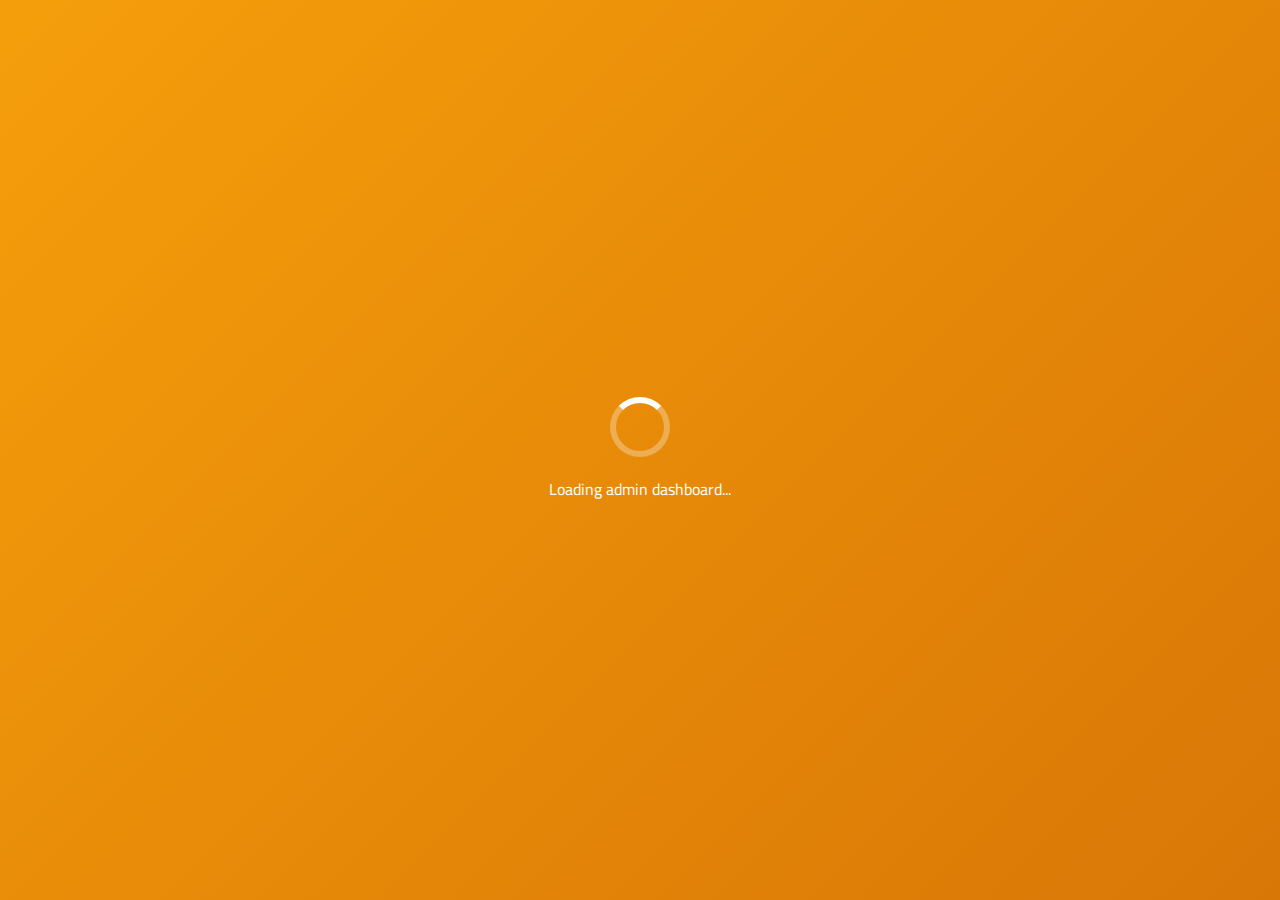
<file: html/admin-dashboard.html>
<!DOCTYPE html>
<html lang="en">
<head>
    <meta charset="UTF-8">
    <meta name="viewport" content="width=device-width, initial-scale=1.0">
    <title>Admin Dashboard - Eagles Academy</title>
    <link href="https://fonts.googleapis.com/css2?family=Cairo:wght@300;400;600;700;900&display=swap" rel="stylesheet">
    <link rel="stylesheet" href="https://cdnjs.cloudflare.com/ajax/libs/font-awesome/6.0.0/css/all.min.css">
    <link rel="stylesheet" href="../css/admin-dashboard.css">
</head>
<body>
    <!-- Navigation -->
    <nav class="navbar">
        <div class="nav-container">
            <div class="nav-logo">
                <img src="../images/photo_2025-07-02_00-20-51.jpg" alt="Eagles Academy Logo" class="logo">
            </div>
            <div class="nav-menu">
                <a href="../index.html" class="nav-link">
                    <i class="fas fa-home"></i>
                    <span>Home</span>
                </a>
                <button class="logout-btn" onclick="logout()">
                    <i class="fas fa-sign-out-alt"></i>
                    <span>Logout</span>
                </button>
            </div>
        </div>
    </nav>

    <!-- Loading Screen -->
    <div id="loadingScreen" class="loading-screen">
        <div class="loading-spinner"></div>
        <p>Loading admin dashboard...</p>
    </div>

    <!-- Admin Dashboard Container -->
    <div id="dashboardContainer" class="dashboard-container" style="display: none;">
        <!-- Admin Header -->
        <div class="admin-header">
            <div class="admin-info">
                <h1><i class="fas fa-user-shield"></i> Admin Dashboard</h1>
                <p>Eagles Academy Management System</p>
            </div>
            <div class="quick-stats">
                <div class="stat-card">
                    <div class="stat-number" id="totalPlayers">0</div>
                    <div class="stat-label">Total Players</div>
                </div>
                <div class="stat-card">
                    <div class="stat-number" id="todayPresent">0</div>
                    <div class="stat-label">Present Today</div>
                </div>
                <div class="stat-card">
                    <div class="stat-number" id="todayAbsent">0</div>
                    <div class="stat-label">Absent Today</div>
                </div>
            </div>
        </div>

        <!-- Date Selection -->
        <div class="date-selection-card">
            <div class="card-header">
                <h3><i class="fas fa-calendar"></i> Attendance Date</h3>
            </div>
            <div class="date-controls">
                <input type="date" id="attendanceDate" class="date-input">
                <button class="btn btn-primary" onclick="setToday()">
                    <i class="fas fa-calendar-day"></i>
                    Today
                </button>
            </div>
        </div>

        <!-- Players List -->
        <div class="players-section">
            <div class="section-header">
                <h2><i class="fas fa-users"></i> Players Attendance</h2>
                <div class="section-actions">
                    <button class="btn btn-success" onclick="markAllPresent()">
                        <i class="fas fa-check-double"></i>
                        Mark All Present
                    </button>
                    <button class="btn btn-warning" onclick="markAllAbsent()">
                        <i class="fas fa-times-circle"></i>
                        Mark All Absent
                    </button>
                </div>
            </div>
            
            <div class="players-grid" id="playersGrid">
                <!-- Players will be loaded here -->
            </div>
        </div>
    </div>

    <!-- Player Details Modal -->
    <div class="modal" id="playerModal">
        <div class="modal-overlay" onclick="closeModal('playerModal')"></div>
        <div class="modal-content">
            <div class="modal-header">
                <h3 id="modalPlayerName">Player Details</h3>
                <button class="modal-close" onclick="closeModal('playerModal')">
                    <i class="fas fa-times"></i>
                </button>
            </div>
            <div class="modal-body">
                <div class="player-details-content" id="playerDetailsContent">
                    <!-- Player details will be loaded here -->
                </div>
            </div>
        </div>
    </div>

    <!-- Notification Container -->
    <div class="notification-container" id="notificationContainer"></div>

    <script src="../js/admin-dashboard.js"></script>
</body>
</html>
</file>
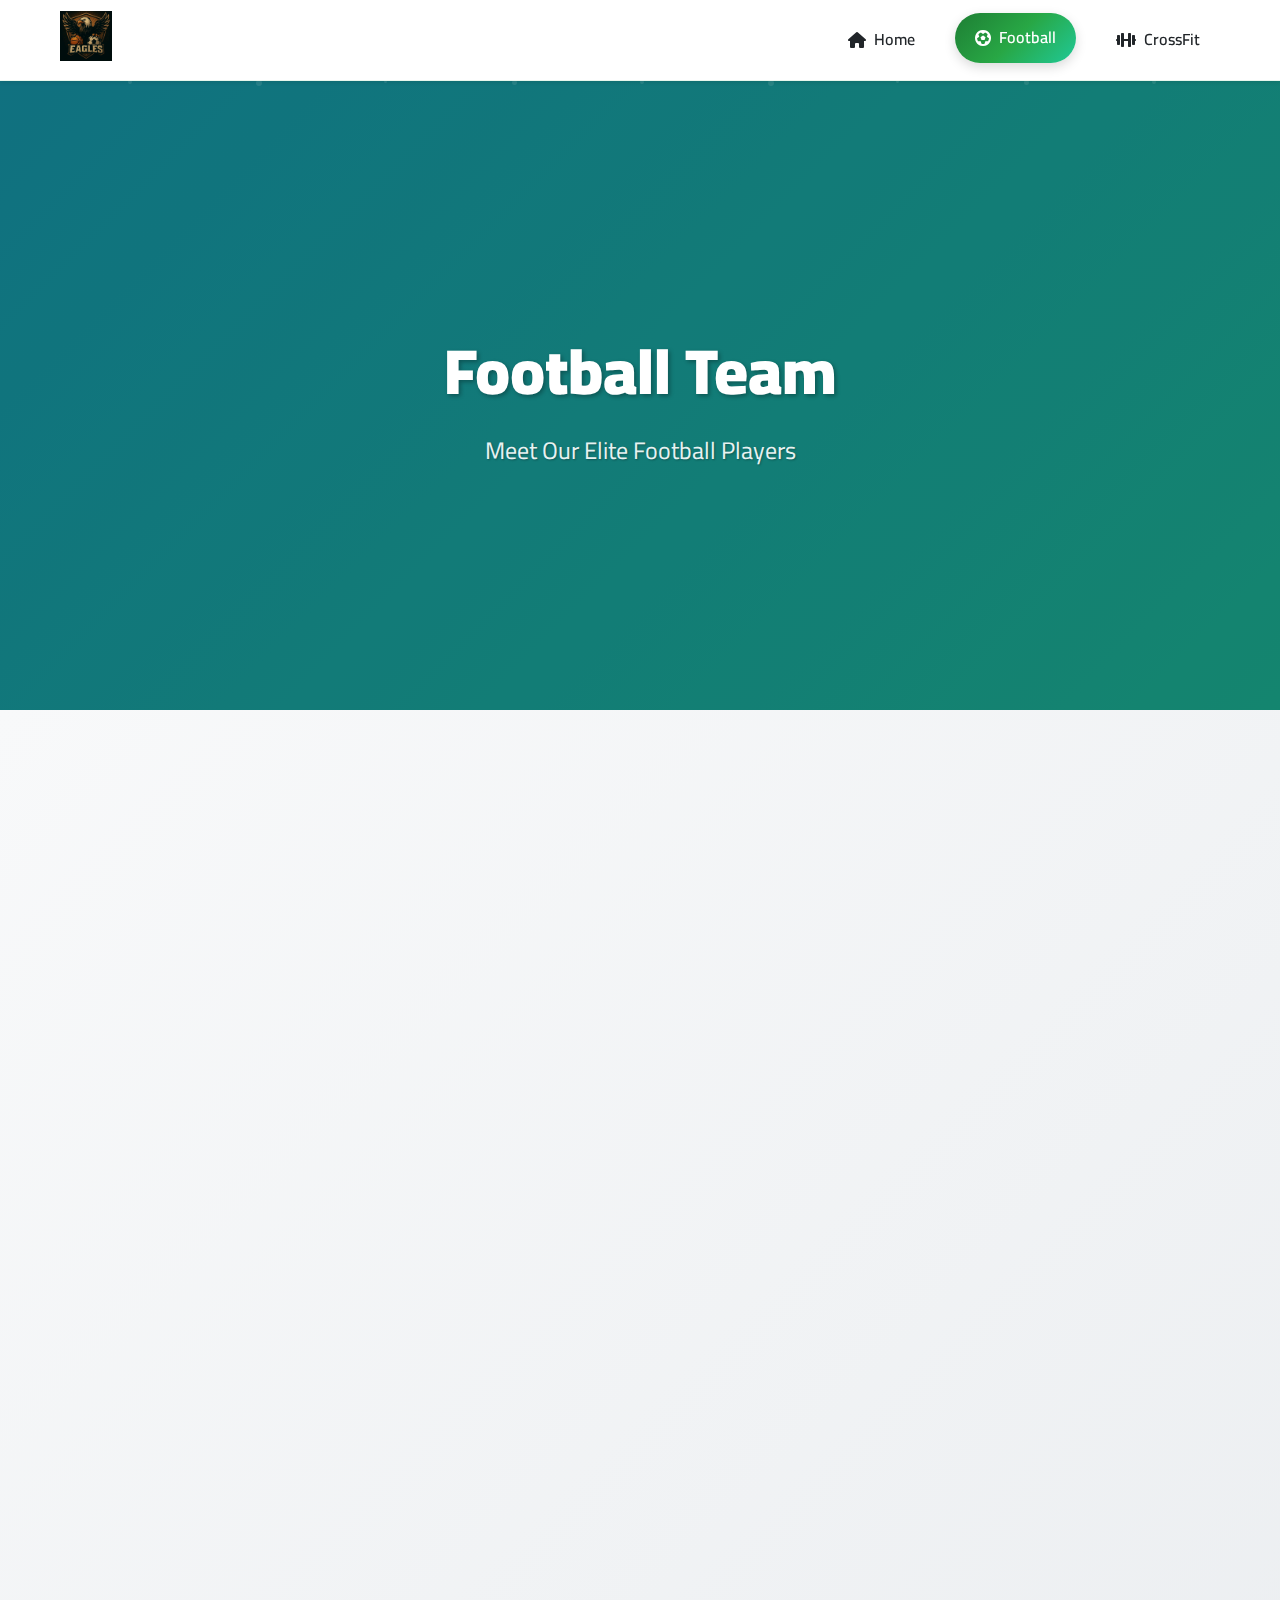
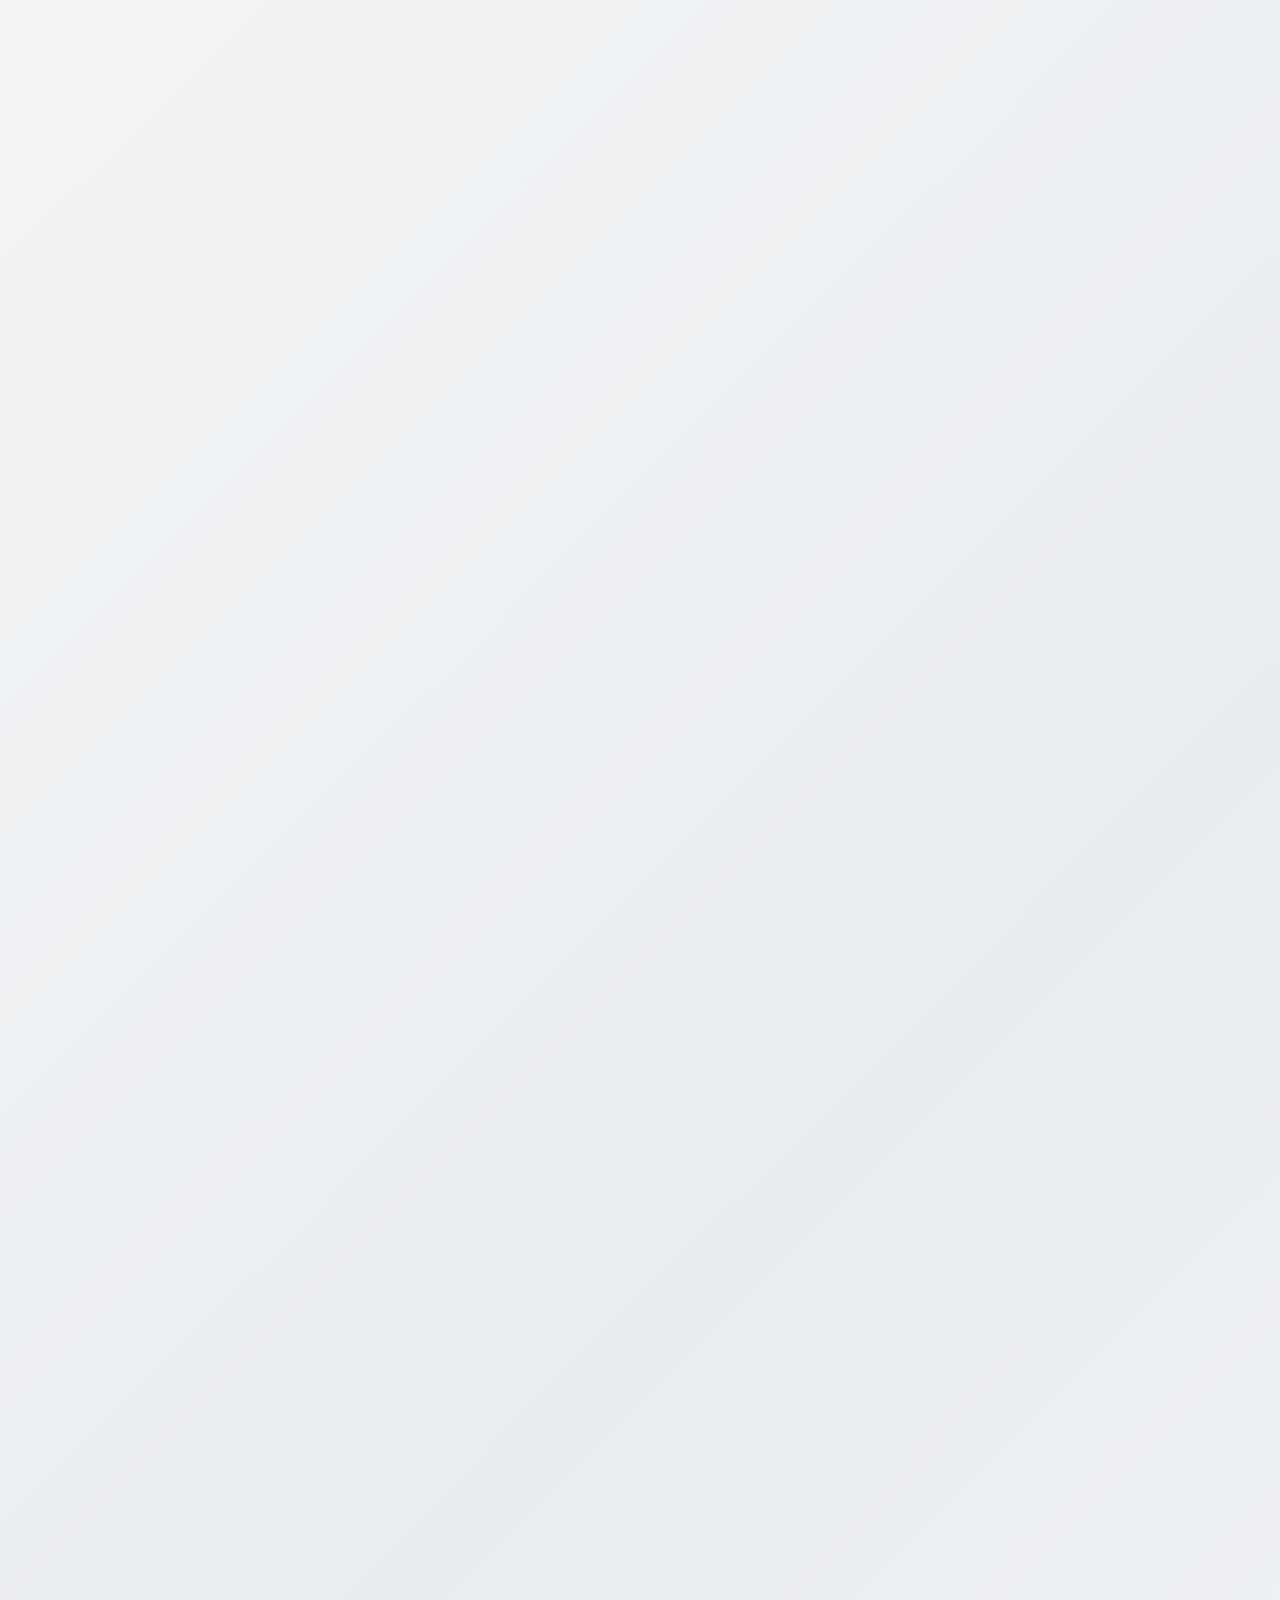
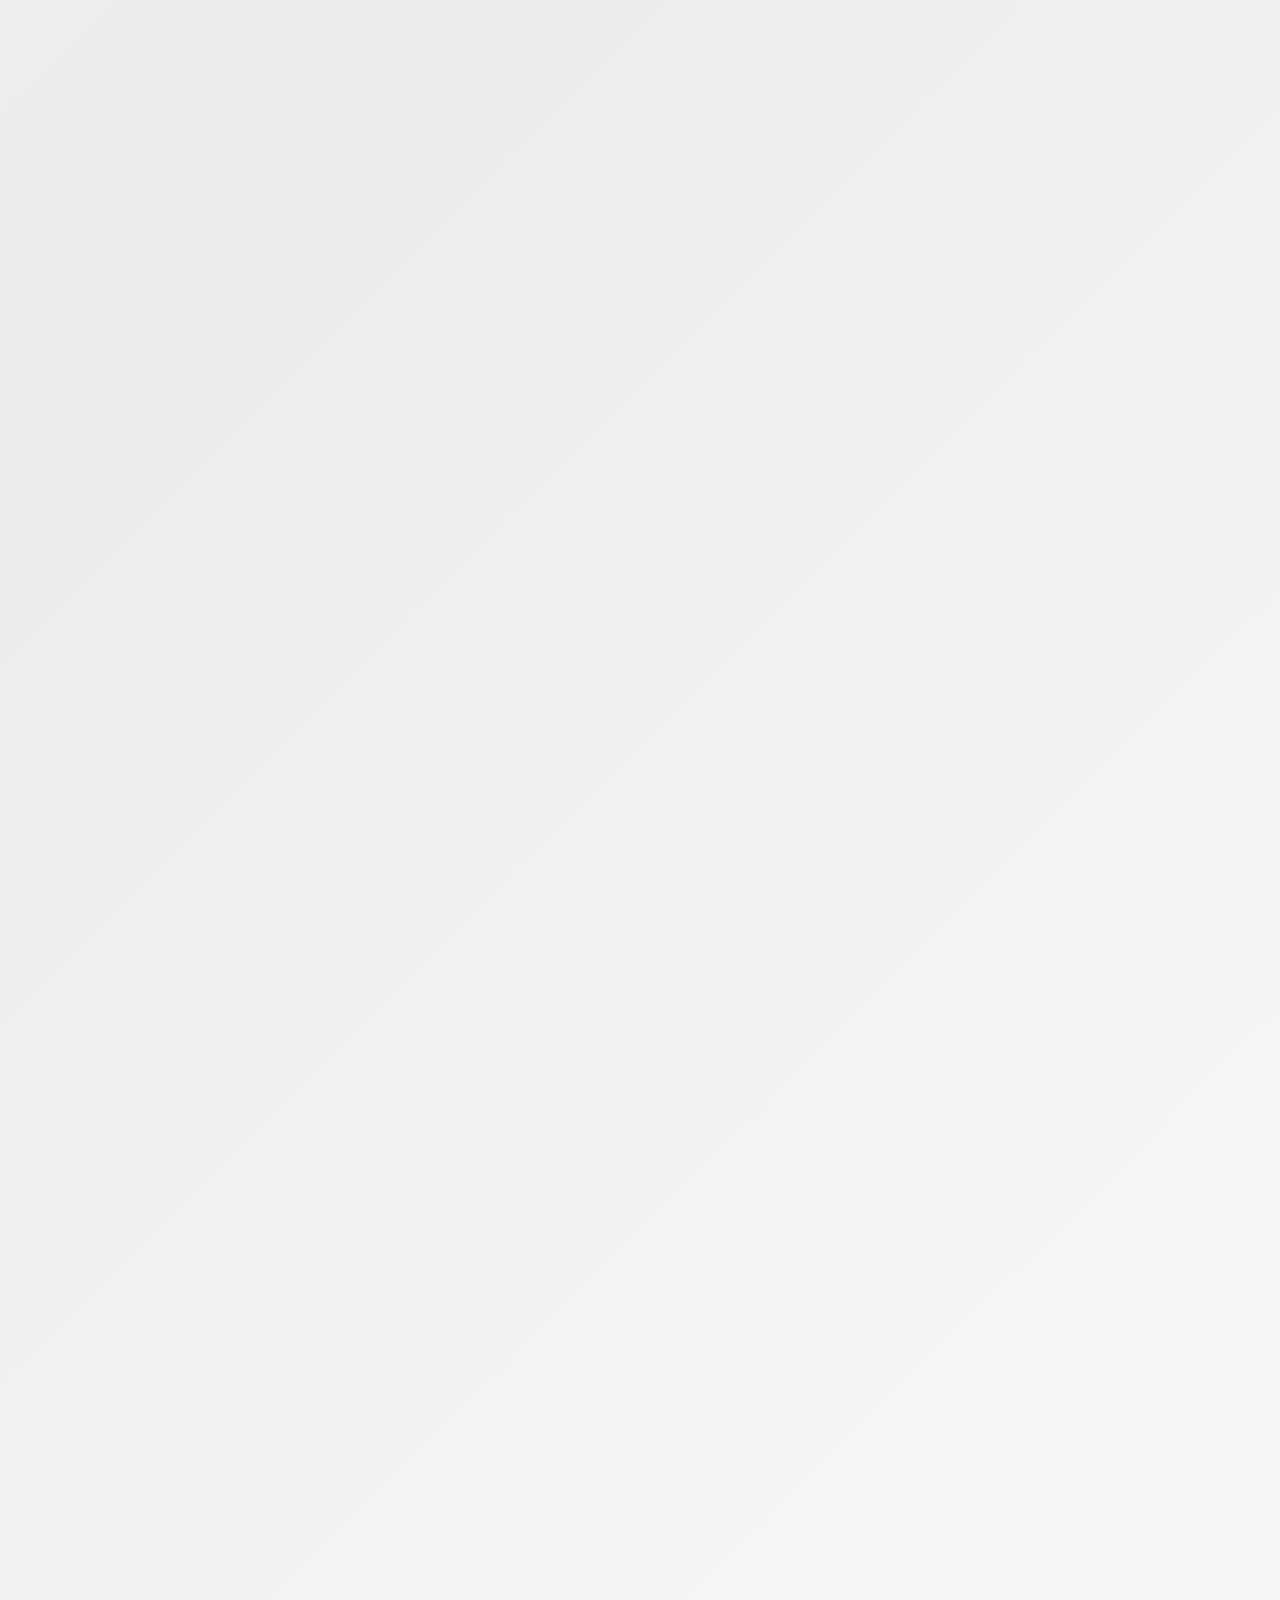
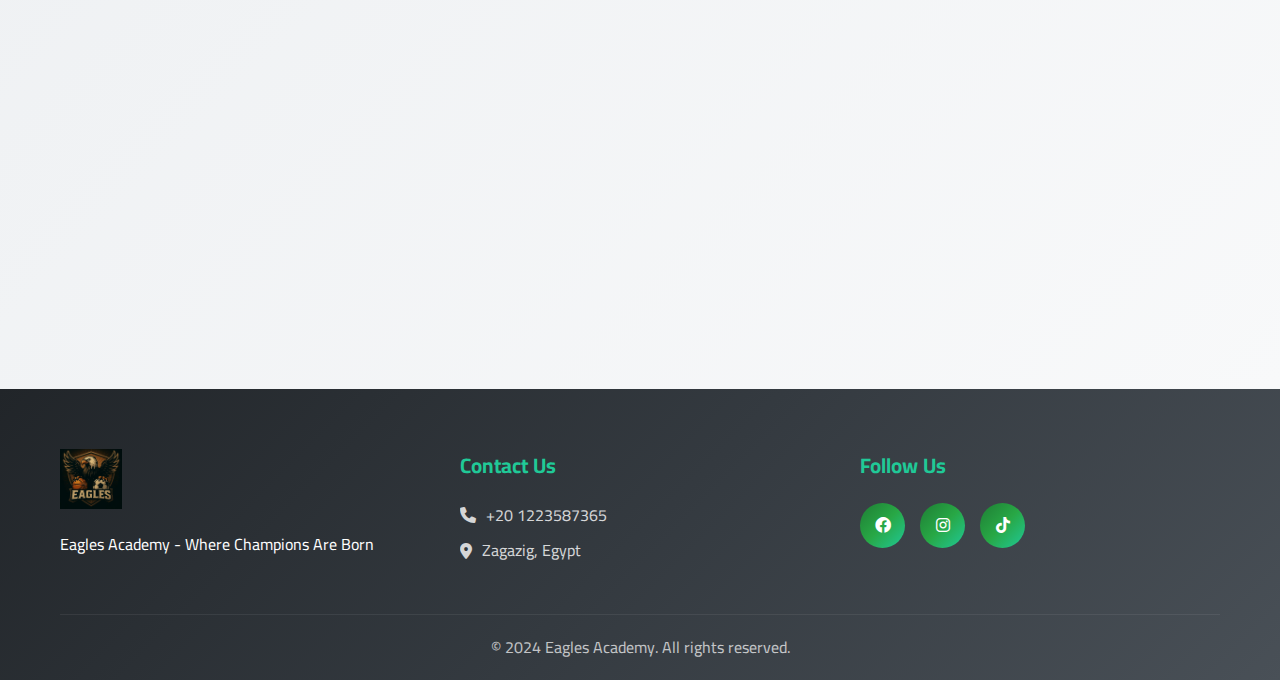
<file: html/football.html>
<!DOCTYPE html>
<html lang="en">
<head>
    <meta charset="UTF-8">
    <meta name="viewport" content="width=device-width, initial-scale=1.0">
    <title>Football Players - Eagles Academy</title>
    <link href="https://fonts.googleapis.com/css2?family=Cairo:wght@300;400;600;700;900&display=swap" rel="stylesheet">
    <link rel="stylesheet" href="https://cdnjs.cloudflare.com/ajax/libs/font-awesome/6.0.0/css/all.min.css">
    <link rel="stylesheet" href="../css/football.css">
</head>
<body>
    <!-- Navigation -->
    <nav class="navbar">
        <div class="nav-container">
            <div class="nav-logo">
                <img src="../images/photo_2025-07-02_00-20-51.jpg" alt="Eagles Academy Logo" class="logo">
            </div>
            <div class="nav-menu" id="nav-menu">
                <a href="../index.html" class="nav-link">
                    <i class="fas fa-home"></i>
                    <span>Home</span>
                </a>
                <a href="football.html" class="nav-link active" data-sport="football">
                    <i class="fas fa-futbol"></i>
                    <span>Football</span>
                </a>
                <a href="crossfit.html" class="nav-link" data-sport="crossfit">
                    <i class="fas fa-dumbbell"></i>
                    <span>CrossFit</span>
                </a>
            </div>
            <div class="hamburger" id="hamburger">
                <span class="bar"></span>
                <span class="bar"></span>
                <span class="bar"></span>
            </div>
        </div>
    </nav>

    <!-- Hero Section -->
    <section class="hero">
        <div class="hero-content">
            <h1 class="hero-title">Football Team</h1>
            <p class="hero-subtitle">Meet Our Elite Football Players</p>
        </div>
        <div class="hero-particles">
            <div class="particle"></div>
            <div class="particle"></div>
            <div class="particle"></div>
            <div class="particle"></div>
            <div class="particle"></div>
            <div class="particle"></div>
            <div class="particle"></div>
            <div class="particle"></div>
            <div class="particle"></div>
        </div>
    </section>

    <!-- Players Section -->
    <section class="players-section">
        <div class="container">
            <div class="section-header">
                <h2 class="section-title">
                    <span class="title-accent">Our</span> Players
                </h2>
                <div class="title-underline"></div>
            </div>
            
            <div class="filter-buttons">
                <button class="filter-btn active" data-filter="all">
                    <i class="fas fa-users"></i> All Players
                </button>
                <button class="filter-btn" data-filter="players">
                    <i class="fas fa-running"></i> Field Players
                </button>
                <button class="filter-btn" data-filter="goalkeepers">
                    <i class="fas fa-hand-paper"></i> Goalkeepers
                </button>
            </div>

            <div class="players-grid" id="playersGrid">
                <!-- Players will be generated by JavaScript -->
            </div>
        </div>
    </section>

    <!-- Footer -->
    <footer class="footer">
        <div class="container">
            <div class="footer-content">
                <div class="footer-section">
                    <img src="../images/photo_2025-07-02_00-20-51.jpg" alt="Eagles Academy" class="footer-logo">
                    <p>Eagles Academy - Where Champions Are Born</p>
                </div>
                <div class="footer-section">
                    <h4>Contact Us</h4>
                    <div class="contact-info">
                        <p><i class="fas fa-phone"></i> +20 1223587365</p>
                        <p><i class="fas fa-map-marker-alt"></i> Zagazig, Egypt</p>
                    </div>
                </div>
                <div class="footer-section">
                    <h4>Follow Us</h4>
                    <div class="social-links">
                        <a href="https://www.facebook.com/share/16XTCGqZaq/"><i class="fab fa-facebook"></i></a>
                        <a href="https://www.instagram.com/eagles_academy0?igsh=MTExNm82MHhheWY4ZQ=="><i class="fab fa-instagram"></i></a>
                        <a href="https://www.tiktok.com/@eagles.academy3?_t=ZS-8xmcXgL3c51&_r=1"><i class="fab fa-tiktok"></i></a>
                    </div>
                </div>
            </div>
            <div class="footer-bottom">
                <p>&copy; 2024 Eagles Academy. All rights reserved.</p>
            </div>
        </div>
    </footer>

    <script src="../js/football.js"></script>
</body>
</html>
</file>
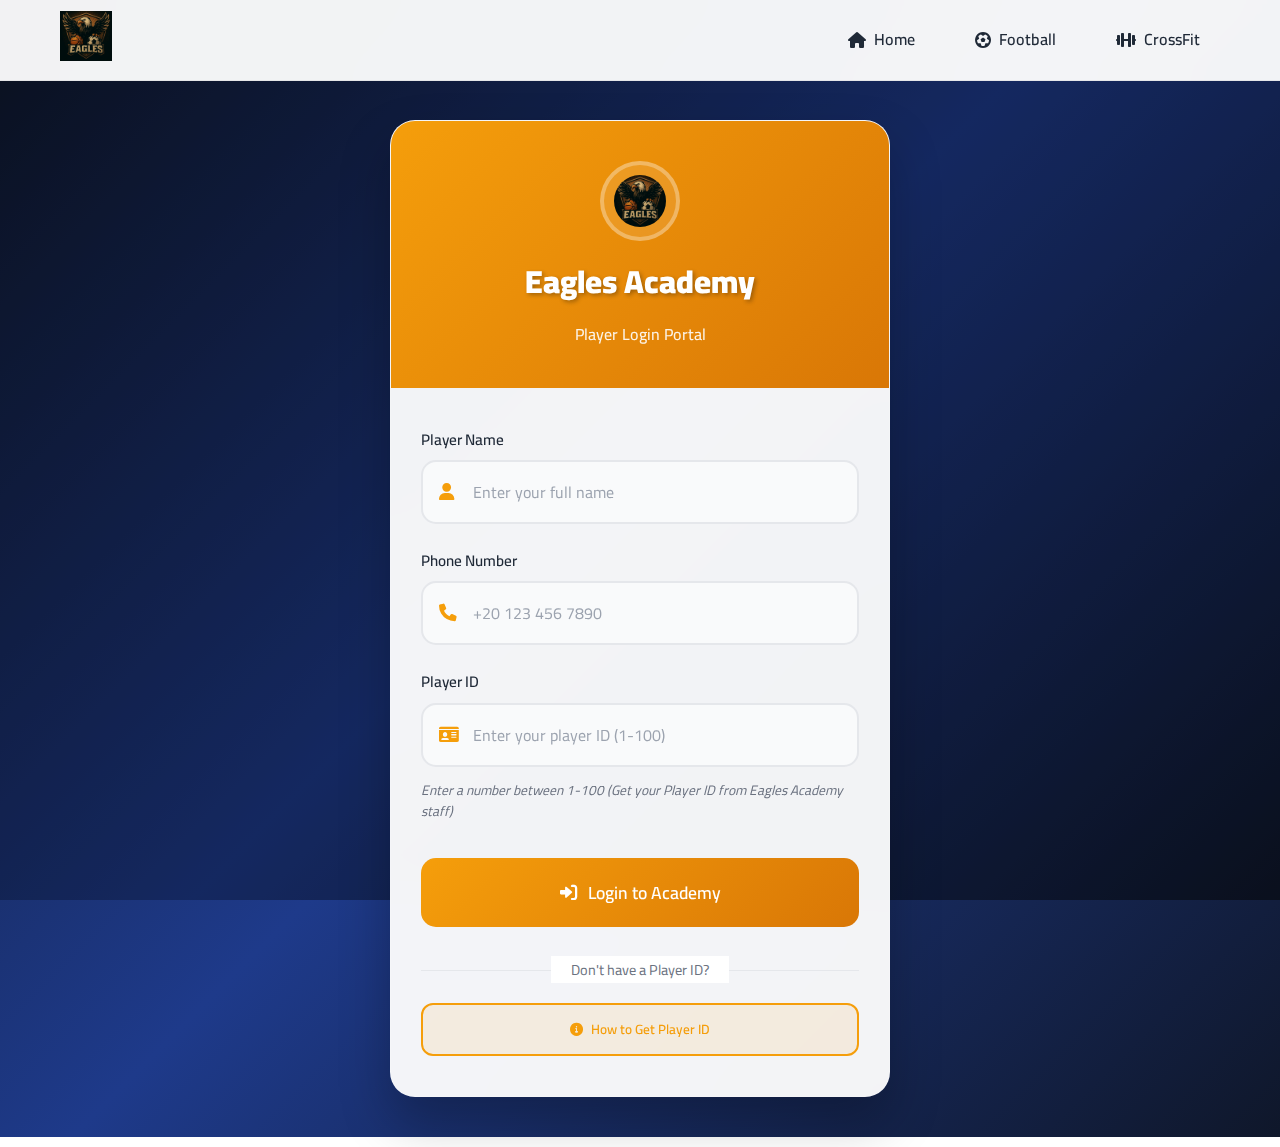
<file: html/login.html>
<!DOCTYPE html>
<html lang="en">
<head>
    <meta charset="UTF-8">
    <meta name="viewport" content="width=device-width, initial-scale=1.0">
    <title>Player Login - Eagles Academy</title>
    <link href="https://fonts.googleapis.com/css2?family=Cairo:wght@300;400;600;700;900&display=swap" rel="stylesheet">
    <link rel="stylesheet" href="https://cdnjs.cloudflare.com/ajax/libs/font-awesome/6.0.0/css/all.min.css">
    <link rel="stylesheet" href="../css/login.css">
</head>
<body>
    <!-- Navigation -->
    <nav class="navbar">
        <div class="nav-container">
            <div class="nav-logo">
                <img src="../images/photo_2025-07-02_00-20-51.jpg" alt="Eagles Academy Logo" class="logo">
            </div>
            <div class="nav-menu" id="nav-menu">
                <a href="../index.html" class="nav-link">
                    <i class="fas fa-home"></i>
                    <span>Home</span>
                </a>
                <a href="football.html" class="nav-link">
                    <i class="fas fa-futbol"></i>
                    <span>Football</span>
                </a>
                <a href="crossfit.html" class="nav-link">
                    <i class="fas fa-dumbbell"></i>
                    <span>CrossFit</span>
                </a>
            </div>
            <div class="hamburger" id="hamburger">
                <span class="bar"></span>
                <span class="bar"></span>
                <span class="bar"></span>
            </div>
        </div>
    </nav>

    <!-- Hero Background -->
    <div class="hero-background">
        <div class="hero-overlay"></div>
        <div class="hero-particles">
            <div class="particle"></div>
            <div class="particle"></div>
            <div class="particle"></div>
            <div class="particle"></div>
            <div class="particle"></div>
            <div class="particle"></div>
            <div class="particle"></div>
            <div class="particle"></div>
            <div class="particle"></div>
        </div>
    </div>

    <!-- Login Container -->
    <div class="login-container">
        <div class="login-card" id="loginCard">
            <div class="login-header">
                <div class="login-logo">
                    <img src="../images/photo_2025-07-02_00-20-51.jpg" alt="Eagles Academy" class="header-logo">
                    <h1>Eagles Academy</h1>
                    <p>Player Login Portal</p>
                </div>
            </div>

            <div class="login-body">
                <form class="login-form" id="loginForm">
                    <div class="form-group">
                        <label for="playerName">Player Name</label>
                        <div class="input-container">
                            <input type="text" id="playerName" name="playerName" required placeholder="Enter your full name">
                            <i class="fas fa-user input-icon"></i>
                        </div>
                    </div>

                    <div class="form-group">
                        <label for="playerPhone">Phone Number</label>
                        <div class="input-container">
                            <input type="tel" id="playerPhone" name="playerPhone" required placeholder="+20 123 456 7890">
                            <i class="fas fa-phone input-icon"></i>
                        </div>
                    </div>

                    <div class="form-group">
                        <label for="playerId">Player ID</label>
                        <div class="input-container">
                            <input type="number" id="playerId" name="playerId" required placeholder="Enter your player ID (1-100)" min="1" max="100">
                            <i class="fas fa-id-card input-icon"></i>
                        </div>
                        <small class="form-help">Enter a number between 1-100 (Get your Player ID from Eagles Academy staff)</small>
                    </div>

                    <button type="submit" class="login-btn" id="loginSubmitBtn">
                        <i class="fas fa-sign-in-alt"></i>
                        <span>Login to Academy</span>
                    </button>
                </form>

                <div class="login-footer">
                    <div class="divider">
                        <span>Don't have a Player ID?</span>
                    </div>
                    <button class="register-info-btn" onclick="showRegistrationInfo()">
                        <i class="fas fa-info-circle"></i>
                        How to Get Player ID
                    </button>
                </div>
            </div>
        </div>

        <!-- Success Card (Hidden by default) -->
        <div class="success-card" id="successCard" style="display: none;">
            <div class="success-content">
                <div class="success-icon">
                    <i class="fas fa-check-circle"></i>
                </div>
                <h2>Welcome Back!</h2>
                <p id="welcomeMessage">Login successful</p>
                <div class="user-details" id="userDetails">
                    <!-- User details will be populated here -->
                </div>
                <div class="success-actions">
                    <button class="btn btn-primary" onclick="goToDashboard()">
                        <i class="fas fa-tachometer-alt"></i>
                        Go to Dashboard
                    </button>
                    <button class="btn btn-secondary" onclick="logout()">
                        <i class="fas fa-sign-out-alt"></i>
                        Logout
                    </button>
                </div>
            </div>
        </div>
    </div>

    <!-- Registration Info Modal -->
    <div class="registration-modal" id="registrationModal">
        <div class="modal-overlay" onclick="closeRegistrationModal()"></div>
        <div class="modal-content">
            <div class="modal-header">
                <h2>How to Get Your Player ID</h2>
                <button class="modal-close" onclick="closeRegistrationModal()">
                    <i class="fas fa-times"></i>
                </button>
            </div>
            <div class="modal-body">
                <div class="info-content">
                    <div class="info-icon">
                        <i class="fas fa-id-badge"></i>
                    </div>
                    <div class="info-steps">
                        <div class="step">
                            <div class="step-number">1</div>
                            <div class="step-content">
                                <h4>Visit Eagles Academy</h4>
                                <p>Come to our academy location in Zagazig, Egypt</p>
                            </div>
                        </div>
                        <div class="step">
                            <div class="step-number">2</div>
                            <div class="step-content">
                                <h4>Register with Staff</h4>
                                <p>Complete registration with our academy staff</p>
                            </div>
                        </div>
                        <div class="step">
                            <div class="step-number">3</div>
                            <div class="step-content">
                                <h4>Get Your ID</h4>
                                <p>Receive your unique Player ID to access the system</p>
                            </div>
                        </div>
                    </div>
                    <div class="contact-section">
                        <h4>Contact Us</h4>
                        <div class="contact-methods">
                            <a href="tel:+201223587365" class="contact-method">
                                <i class="fas fa-phone"></i>
                                <span>+20 1223587365</span>
                            </a>
                            <a href="https://wa.me/201223587365" class="contact-method">
                                <i class="fab fa-whatsapp"></i>
                                <span>WhatsApp</span>
                            </a>
                            <a href="https://www.facebook.com/share/16XTCGqZaq/" class="contact-method">
                                <i class="fab fa-facebook"></i>
                                <span>Facebook</span>
                            </a>
                        </div>
                    </div>
                </div>
            </div>
        </div>
    </div>

    <!-- Notification Container -->
    <div class="notification-container" id="notificationContainer"></div>

    <script src="../js/login.js"></script>
</body>
</html>
</file>
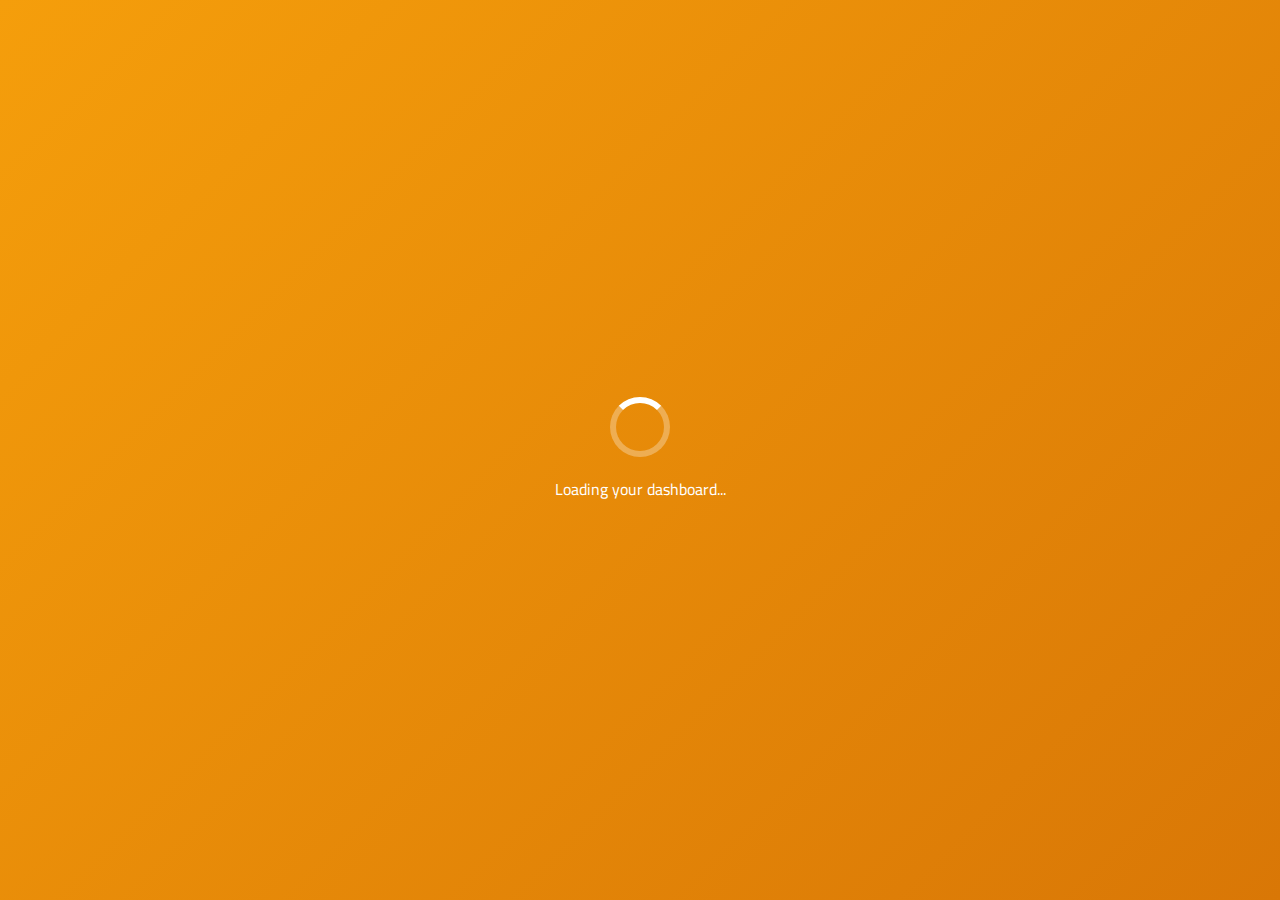
<file: html/player-dashboard.html>
<!DOCTYPE html>
<html lang="en">
<head>
    <meta charset="UTF-8">
    <meta name="viewport" content="width=device-width, initial-scale=1.0">
    <title>Player Dashboard - Eagles Academy</title>
    <link href="https://fonts.googleapis.com/css2?family=Cairo:wght@300;400;600;700;900&display=swap" rel="stylesheet">
    <link rel="stylesheet" href="https://cdnjs.cloudflare.com/ajax/libs/font-awesome/6.0.0/css/all.min.css">
    <link rel="stylesheet" href="../css/player-dashboard.css">
</head>
<body>
    <!-- Navigation -->
    <nav class="navbar">
        <div class="nav-container">
            <div class="nav-logo">
                <img src="../images/photo_2025-07-02_00-20-51.jpg" alt="Eagles Academy Logo" class="logo">
            </div>
            <div class="nav-menu">
                <a href="../index.html" class="nav-link">
                    <i class="fas fa-home"></i>
                    <span>Home</span>
                </a>
                <a href="football.html" class="nav-link">
                    <i class="fas fa-futbol"></i>
                    <span>Football</span>
                </a>
                <a href="../index.html">
                <button class="logout-btn" onclick="logout()">
                    <i class="fas fa-sign-out-alt"></i>
                    <span>Logout</span>
                </button>
                </a>
            </div>
        </div>
    </nav>

    <!-- Loading Screen -->
    <div id="loadingScreen" class="loading-screen">
        <div class="loading-spinner"></div>
        <p>Loading your dashboard...</p>
    </div>

    <!-- Dashboard Container -->
    <div id="dashboardContainer" class="dashboard-container" style="display: none;">
        <!-- Player Header -->
        <div class="player-header">
            <div class="player-info">
                <div class="player-text-info">
                    <div class="player-details">
                        <h1 id="playerName">Loading...</h1>
                        <p id="playerPosition">Player</p>
                        <span class="player-id" id="playerId">#000</span>
                    </div>
                </div>
            </div>
            <div class="quick-actions">
                <button class="action-btn check-in-btn" onclick="checkIn()">
                    <i class="fas fa-clock"></i>
                    <span>Check In</span>
                </button>
                <button class="action-btn profile-btn" onclick="viewProfile()">
                    <i class="fas fa-user"></i>
                    <span>My Profile</span>
                </button>
            </div>
        </div>

        <!-- Dashboard Grid -->
        <div class="dashboard-grid">
            <!-- Payment Status Card -->
            <div class="dashboard-card payment-card">
                <div class="card-header">
                    <h3>
                        <i class="fas fa-credit-card"></i>
                        Payment Status
                    </h3>
                    <div class="payment-status" id="paymentStatus">
                        <span class="status-badge pending">Pending</span>
                    </div>
                </div>
                <div class="card-content">
                    <div class="payment-info">
                        <div class="payment-item">
                            <span class="label">Current Month:</span>
                            <span class="value" id="currentMonth">January 2025</span>
                        </div>
                        <div class="payment-item">
                            <span class="label">Amount:</span>
                            <span class="value">350 EGP</span>
                        </div>
                        <div class="payment-item">
                            <span class="label">Due Date:</span>
                            <span class="value" id="dueDate">31 Jan 2025</span>
                        </div>
                    </div>
                </div>
            </div>

            <!-- Attendance Overview -->
            <div class="dashboard-card attendance-overview">
                <div class="card-header">
                    <h3>
                        <i class="fas fa-chart-line"></i>
                        This Month
                    </h3>
                </div>
                <div class="card-content">
                    <div class="stats-grid">
                        <div class="stat-item">
                            <div class="stat-number" id="totalSessions">0</div>
                            <div class="stat-label">Total Sessions</div>
                        </div>
                        <div class="stat-item">
                            <div class="stat-number" id="attendedSessions">0</div>
                            <div class="stat-label">Attended</div>
                        </div>
                        <div class="stat-item">
                            <div class="stat-number" id="missedSessions">0</div>
                            <div class="stat-label">Missed</div>
                        </div>
                        <div class="stat-item">
                            <div class="stat-number" id="attendanceRate">0%</div>
                            <div class="stat-label">Attendance Rate</div>
                        </div>
                    </div>
                </div>
            </div>

            <!-- Attendance Calendar -->
            <div class="dashboard-card calendar-card">
                <div class="card-header">
                    <h3>
                        <i class="fas fa-calendar-alt"></i>
                        Attendance Calendar
                    </h3>
                    <div class="calendar-controls">
                        <button class="calendar-nav" onclick="previousMonth()">
                            <i class="fas fa-chevron-left"></i>
                        </button>
                        <span id="calendarMonth">January 2025</span>
                        <button class="calendar-nav" onclick="nextMonth()">
                            <i class="fas fa-chevron-right"></i>
                        </button>
                    </div>
                </div>
                <div class="card-content">
                    <div class="calendar-legend">
                        <div class="legend-item">
                            <div class="legend-color training-day"></div>
                            <span>Training Day</span>
                        </div>
                        <div class="legend-item">
                            <div class="legend-color attended"></div>
                            <span>Attended</span>
                        </div>
                        <div class="legend-item">
                            <div class="legend-color missed"></div>
                            <span>Missed</span>
                        </div>
                        <div class="legend-item">
                            <div class="legend-color today"></div>
                            <span>Today</span>
                        </div>
                    </div>
                    <div class="calendar" id="attendanceCalendar">
                        <!-- Calendar will be generated by JavaScript -->
                    </div>
                </div>
            </div>
        </div>
    </div>

    <!-- Check-in Modal -->
    <div class="modal" id="checkinModal">
        <div class="modal-overlay" onclick="closeModal('checkinModal')"></div>
        <div class="modal-content">
            <div class="modal-header">
                <h3>Check In</h3>
                <button class="modal-close" onclick="closeModal('checkinModal')">
                    <i class="fas fa-times"></i>
                </button>
            </div>
            <div class="modal-body">
                <div class="checkin-info">
                    <div class="checkin-time">
                        <i class="fas fa-clock"></i>
                        <span id="currentTime">00:00</span>
                    </div>
                    <div class="checkin-date">
                        <i class="fas fa-calendar"></i>
                        <span id="currentDate">Today</span>
                    </div>
                </div>
                <div class="checkin-actions">
                    <button class="btn btn-primary" onclick="confirmCheckIn()">
                        <i class="fas fa-check"></i>
                        Confirm Check In
                    </button>
                    <button class="btn btn-secondary" onclick="closeModal('checkinModal')">
                        Cancel
                    </button>
                </div>
            </div>
        </div>
    </div>

    <!-- Notification Container -->
    <div class="notification-container" id="notificationContainer"></div>

    <script src="../js/player-dashboard.js"></script>
</body>
</html>
</file>
<file: css/admin-dashboard.css>
/* إضافة styles للـ payment controls */
.payment-controls {
  margin-bottom: 15px;
}

.payment-btn {
  width: 100%;
  padding: 10px;
  border: 2px solid #f59e0b;
  border-radius: 8px;
  background: rgba(245, 158, 11, 0.1);
  color: #f59e0b;
  font-weight: 600;
  cursor: pointer;
  transition: all 0.3s ease;
  display: flex;
  align-items: center;
  justify-content: center;
  gap: 5px;
}

.payment-btn:hover {
  background: #f59e0b;
  color: white;
  transform: translateY(-1px);
}

.payment-btn.paid {
  background: #10b981;
  border-color: #10b981;
  color: white;
}

.payment-btn.paid:hover {
  background: #059669;
  border-color: #059669;
}

/* باقي الـ CSS يبقى زي ما هو */
* {
  margin: 0;
  padding: 0;
  box-sizing: border-box;
}

:root {
  --primary-color: #f59e0b;
  --primary-dark: #d97706;
  --success-color: #10b981;
  --error-color: #ef4444;
  --warning-color: #f59e0b;
  --info-color: #3b82f6;
  --text-dark: #1f2937;
  --text-gray: #6b7280;
  --text-light: #9ca3af;
  --bg-light: #f9fafb;
  --bg-card: #ffffff;
  --gradient-primary: linear-gradient(135deg, #f59e0b 0%, #d97706 100%);
  --shadow-sm: 0 2px 4px rgba(0, 0, 0, 0.06);
  --shadow-md: 0 4px 12px rgba(0, 0, 0, 0.15);
  --shadow-lg: 0 10px 25px rgba(0, 0, 0, 0.2);
}

body {
  font-family: "Cairo", sans-serif;
  background: var(--bg-light);
  color: var(--text-dark);
  line-height: 1.6;
}

/* Navigation */
.navbar {
  position: fixed;
  top: 0;
  width: 100%;
  background: rgba(255, 255, 255, 0.95);
  backdrop-filter: blur(20px);
  border-bottom: 1px solid rgba(0, 0, 0, 0.05);
  z-index: 1000;
  height: 80px;
}

.nav-container {
  max-width: 1200px;
  margin: 0 auto;
  padding: 0 20px;
  display: flex;
  justify-content: space-between;
  align-items: center;
  height: 100%;
}

.logo {
  height: 50px;
  width: auto;
}

.nav-menu {
  display: flex;
  gap: 20px;
  align-items: center;
}

.nav-link {
  display: flex;
  align-items: center;
  gap: 8px;
  color: var(--text-dark);
  text-decoration: none;
  font-weight: 600;
  padding: 12px 20px;
  border-radius: 25px;
  transition: all 0.3s ease;
}

.nav-link:hover {
  background: var(--gradient-primary);
  color: white;
  transform: translateY(-2px);
}

.logout-btn {
  background: rgba(239, 68, 68, 0.1);
  color: #ef4444;
  border: 2px solid #ef4444;
  padding: 10px 20px;
  border-radius: 20px;
  cursor: pointer;
  font-weight: 600;
  display: flex;
  align-items: center;
  gap: 8px;
  transition: all 0.3s ease;
}

.logout-btn:hover {
  background: #ef4444;
  color: white;
}

/* Loading Screen */
.loading-screen {
  position: fixed;
  top: 0;
  left: 0;
  width: 100%;
  height: 100%;
  background: var(--gradient-primary);
  display: flex;
  flex-direction: column;
  justify-content: center;
  align-items: center;
  z-index: 9999;
  color: white;
}

.loading-spinner {
  width: 60px;
  height: 60px;
  border: 6px solid rgba(255, 255, 255, 0.3);
  border-top: 6px solid white;
  border-radius: 50%;
  animation: spin 1s linear infinite;
  margin-bottom: 20px;
}

@keyframes spin {
  0% {
    transform: rotate(0deg);
  }
  100% {
    transform: rotate(360deg);
  }
}

/* Dashboard Container */
.dashboard-container {
  max-width: 1400px;
  margin: 0 auto;
  padding: 100px 20px 40px;
}

/* Admin Header */
.admin-header {
  background: white;
  border-radius: 20px;
  padding: 30px;
  margin-bottom: 30px;
  box-shadow: var(--shadow-sm);
  display: flex;
  justify-content: space-between;
  align-items: center;
  flex-wrap: wrap;
  gap: 20px;
}

.admin-info h1 {
  font-size: 2.5rem;
  font-weight: 700;
  margin-bottom: 5px;
  background: var(--gradient-primary);
  -webkit-background-clip: text;
  -webkit-text-fill-color: transparent;
  background-clip: text;
}

.admin-info p {
  color: var(--text-gray);
  font-size: 1.1rem;
  font-weight: 500;
}

.quick-stats {
  display: flex;
  gap: 20px;
}

.stat-card {
  text-align: center;
  padding: 20px;
  background: #f9fafb;
  border-radius: 12px;
  min-width: 120px;
  transition: all 0.3s ease;
}

.stat-card:hover {
  background: var(--gradient-primary);
  color: white;
  transform: scale(1.05);
}

.stat-number {
  font-size: 2rem;
  font-weight: 900;
  color: var(--primary-color);
  margin-bottom: 5px;
}

.stat-card:hover .stat-number {
  color: white;
}

.stat-label {
  font-size: 0.9rem;
  color: var(--text-gray);
  font-weight: 600;
}

.stat-card:hover .stat-label {
  color: white;
}

/* Date Selection */
.date-selection-card {
  background: white;
  border-radius: 20px;
  padding: 25px;
  margin-bottom: 30px;
  box-shadow: var(--shadow-sm);
}

.card-header {
  display: flex;
  align-items: center;
  gap: 10px;
  margin-bottom: 20px;
  padding-bottom: 15px;
  border-bottom: 1px solid #e5e7eb;
}

.card-header h3 {
  font-size: 1.2rem;
  font-weight: 700;
  color: var(--text-dark);
}

.card-header i {
  color: var(--primary-color);
}

.date-controls {
  display: flex;
  gap: 15px;
  align-items: center;
}

.date-input {
  padding: 12px 16px;
  border: 2px solid #e5e7eb;
  border-radius: 12px;
  font-size: 1rem;
  font-weight: 600;
  color: var(--text-dark);
  background: white;
  transition: all 0.3s ease;
}

.date-input:focus {
  outline: none;
  border-color: var(--primary-color);
  box-shadow: 0 0 0 3px rgba(245, 158, 11, 0.1);
}

/* Players Section */
.players-section {
  background: white;
  border-radius: 20px;
  padding: 25px;
  box-shadow: var(--shadow-sm);
}

.section-header {
  display: flex;
  justify-content: space-between;
  align-items: center;
  margin-bottom: 30px;
  padding-bottom: 20px;
  border-bottom: 1px solid #e5e7eb;
  flex-wrap: wrap;
  gap: 20px;
}

.section-header h2 {
  display: flex;
  align-items: center;
  gap: 10px;
  font-size: 1.5rem;
  font-weight: 700;
  color: var(--text-dark);
}

.section-header i {
  color: var(--primary-color);
}

.section-actions {
  display: flex;
  gap: 15px;
}

/* Players Grid */
.players-grid {
  display: grid;
  grid-template-columns: repeat(auto-fill, minmax(350px, 1fr));
  gap: 20px;
}

.player-card {
  background: #f9fafb;
  border-radius: 15px;
  padding: 20px;
  transition: all 0.3s ease;
  border: 2px solid transparent;
}

.player-card:hover {
  transform: translateY(-2px);
  box-shadow: var(--shadow-md);
}

.player-card.present {
  border-color: var(--success-color);
  background: rgba(16, 185, 129, 0.05);
}

.player-card.absent {
  border-color: var(--error-color);
  background: rgba(239, 68, 68, 0.05);
}

.player-header {
  display: flex;
  justify-content: space-between;
  align-items: center;
  margin-bottom: 15px;
}

.player-info h3 {
  font-size: 1.2rem;
  font-weight: 700;
  color: var(--text-dark);
  margin-bottom: 5px;
}

.player-info p {
  color: var(--text-gray);
  font-size: 0.9rem;
}

.player-id {
  background: var(--gradient-primary);
  color: white;
  padding: 4px 12px;
  border-radius: 12px;
  font-size: 0.85rem;
  font-weight: 600;
}

.attendance-controls {
  display: flex;
  gap: 10px;
  margin-bottom: 15px;
}

.attendance-btn {
  flex: 1;
  padding: 10px;
  border: none;
  border-radius: 8px;
  font-weight: 600;
  cursor: pointer;
  transition: all 0.3s ease;
  display: flex;
  align-items: center;
  justify-content: center;
  gap: 5px;
}

.present-btn {
  background: rgba(16, 185, 129, 0.1);
  color: var(--success-color);
  border: 2px solid var(--success-color);
}

.present-btn:hover,
.present-btn.active {
  background: var(--success-color);
  color: white;
}

.absent-btn {
  background: rgba(239, 68, 68, 0.1);
  color: var(--error-color);
  border: 2px solid var(--error-color);
}

.absent-btn:hover,
.absent-btn.active {
  background: var(--error-color);
  color: white;
}

.player-stats {
  display: flex;
  justify-content: space-between;
  font-size: 0.85rem;
  color: var(--text-gray);
  margin-bottom: 10px;
}

.view-details-btn {
  width: 100%;
  margin-top: 10px;
  padding: 8px;
  background: rgba(59, 130, 246, 0.1);
  color: var(--info-color);
  border: 1px solid var(--info-color);
  border-radius: 8px;
  cursor: pointer;
  font-weight: 600;
  transition: all 0.3s ease;
}

.view-details-btn:hover {
  background: var(--info-color);
  color: white;
}

/* Buttons */
.btn {
  padding: 12px 20px;
  border-radius: 12px;
  font-weight: 600;
  cursor: pointer;
  transition: all 0.3s ease;
  display: flex;
  align-items: center;
  gap: 8px;
  border: none;
  text-decoration: none;
}

.btn-primary {
  background: var(--gradient-primary);
  color: white;
}

.btn-primary:hover {
  transform: translateY(-2px);
  box-shadow: var(--shadow-md);
}

.btn-success {
  background: var(--success-color);
  color: white;
}

.btn-success:hover {
  background: #059669;
  transform: translateY(-2px);
}

.btn-warning {
  background: var(--error-color);
  color: white;
}

.btn-warning:hover {
  background: #dc2626;
  transform: translateY(-2px);
}

/* Modal */
.modal {
  position: fixed;
  top: 0;
  left: 0;
  width: 100%;
  height: 100%;
  background: rgba(0, 0, 0, 0.8);
  backdrop-filter: blur(5px);
  z-index: 2000;
  display: none;
  align-items: center;
  justify-content: center;
  opacity: 0;
  transition: all 0.3s ease;
}

.modal.active {
  display: flex;
  opacity: 1;
}

.modal-overlay {
  position: absolute;
  top: 0;
  left: 0;
  width: 100%;
  height: 100%;
  cursor: pointer;
}

.modal-content {
  background: white;
  border-radius: 20px;
  box-shadow: var(--shadow-lg);
  max-width: 600px;
  width: 90%;
  max-height: 90vh;
  overflow-y: auto;
  position: relative;
  animation: modalSlideIn 0.3s ease;
}

@keyframes modalSlideIn {
  from {
    transform: translateY(-50px) scale(0.9);
    opacity: 0;
  }
  to {
    transform: translateY(0) scale(1);
    opacity: 1;
  }
}

.modal-header {
  display: flex;
  justify-content: space-between;
  align-items: center;
  padding: 25px 25px 15px;
  border-bottom: 1px solid #e5e7eb;
}

.modal-header h3 {
  font-size: 1.3rem;
  font-weight: 700;
  color: var(--text-dark);
}

.modal-close {
  background: rgba(239, 68, 68, 0.1);
  border: none;
  color: #ef4444;
  width: 35px;
  height: 35px;
  border-radius: 50%;
  cursor: pointer;
  display: flex;
  align-items: center;
  justify-content: center;
  transition: all 0.3s ease;
}

.modal-close:hover {
  background: #ef4444;
  color: white;
}

.modal-body {
  padding: 25px;
}

.player-detail-section {
  margin-bottom: 20px;
}

.player-detail-section h4 {
  display: flex;
  align-items: center;
  gap: 8px;
  margin-bottom: 15px;
  color: var(--text-dark);
  font-weight: 600;
}

.player-detail-section i {
  color: var(--primary-color);
}

.detail-grid {
  display: grid;
  gap: 10px;
}

.detail-item {
  display: flex;
  justify-content: space-between;
  padding: 8px 0;
  border-bottom: 1px solid #f3f4f6;
}

.detail-item:last-child {
  border-bottom: none;
}

.status-badge {
  padding: 4px 8px;
  border-radius: 12px;
  font-size: 0.8rem;
  font-weight: 600;
  color: white;
}

.status-badge.paid {
  background: var(--success-color);
}

.status-badge.pending {
  background: var(--warning-color);
}

.status-badge.overdue {
  background: var(--error-color);
}

.stats-grid {
  display: grid;
  grid-template-columns: repeat(2, 1fr);
  gap: 15px;
}

.stat-item {
  text-align: center;
  padding: 15px;
  background: #f9fafb;
  border-radius: 8px;
}

.stat-item .stat-number {
  font-size: 1.5rem;
  font-weight: 900;
  color: var(--primary-color);
  margin-bottom: 5px;
}

.stat-item .stat-label {
  font-size: 0.8rem;
  color: var(--text-gray);
  font-weight: 600;
}

/* Notifications */
.notification-container {
  position: fixed;
  top: 100px;
  right: 20px;
  z-index: 3000;
  display: flex;
  flex-direction: column;
  gap: 10px;
}

.notification {
  background: white;
  border-radius: 12px;
  padding: 15px 20px;
  box-shadow: var(--shadow-lg);
  border-left: 4px solid;
  display: flex;
  align-items: center;
  gap: 12px;
  max-width: 350px;
  transform: translateX(100%);
  transition: transform 0.3s ease;
  animation: slideInRight 0.3s ease forwards;
}

@keyframes slideInRight {
  to {
    transform: translateX(0);
  }
}

.notification.success {
  border-left-color: var(--success-color);
}

.notification.error {
  border-left-color: var(--error-color);
}

.notification.info {
  border-left-color: var(--info-color);
}

.notification.warning {
  border-left-color: var(--warning-color);
}

.notification i {
  font-size: 1.2rem;
}

.notification.success i {
  color: var(--success-color);
}

.notification.error i {
  color: var(--error-color);
}

.notification.info i {
  color: var(--info-color);
}

.notification.warning i {
  color: var(--warning-color);
}

/* Responsive Design */
@media (max-width: 768px) {
  .dashboard-container {
    padding: 100px 15px 20px;
  }

  .admin-header {
    flex-direction: column;
    text-align: center;
  }

  .quick-stats {
    flex-wrap: wrap;
    justify-content: center;
  }

  .players-grid {
    grid-template-columns: 1fr;
  }

  .section-header {
    flex-direction: column;
    align-items: stretch;
  }

  .section-actions {
    justify-content: center;
  }

  .date-controls {
    flex-direction: column;
    align-items: stretch;
  }

  .stats-grid {
    grid-template-columns: 1fr;
  }
}

@media (max-width: 480px) {
  .admin-header {
    padding: 20px;
  }

  .players-section {
    padding: 20px;
  }

  .modal-content {
    margin: 20px;
    width: calc(100% - 40px);
  }
}
</file>
<file: css/football.css>
* {
  margin: 0;
  padding: 0;
  box-sizing: border-box;
}

:root {
  /* Enhanced Football Color Palette - More Eye-Friendly */
  --primary-color: #1e7e34; /* Darker Forest Green */
  --secondary-color: #28a745; /* Bootstrap Success Green */
  --accent-color: #20c997; /* Teal Green */
  --success-color: #d4edda; /* Very Light Green */
  --dark-color: #212529; /* Rich Dark */
  --light-color: #ffffff;
  --gray-color: #6c757d;
  --slate-color: #495057;
  --gold-color: #ffc107; /* Warmer Gold */
  --text-muted: #6c757d;

  /* Softer, Eye-Friendly Gradients */
  --gradient-primary: linear-gradient(135deg, #1e7e34 0%, #28a745 50%, #20c997 100%);
  --gradient-secondary: linear-gradient(135deg, #28a745 0%, #20c997 50%, #17a2b8 100%);
  --gradient-accent: linear-gradient(135deg, #20c997 0%, #17a2b8 50%, #007bff 100%);
  --gradient-success: linear-gradient(135deg, #d4edda 0%, #c3e6cb 50%, #b8daff 100%);
  --gradient-dark: linear-gradient(135deg, #212529 0%, #343a40 50%, #495057 100%);
  --gradient-hero: linear-gradient(135deg, #1e7e34 0%, #28a745 30%, #20c997 70%, #17a2b8 100%);

  /* Subtle Effects */
  --glow-green: rgba(40, 167, 69, 0.3);
  --glow-teal: rgba(32, 201, 151, 0.3);
  --glow-blue: rgba(23, 162, 184, 0.3);

  /* Softer Shadows */
  --shadow-light: 0 2px 4px rgba(0, 0, 0, 0.08);
  --shadow-medium: 0 4px 12px rgba(0, 0, 0, 0.15);
  --shadow-heavy: 0 8px 25px rgba(0, 0, 0, 0.2);
  --shadow-glow: 0 0 20px var(--glow-green);
}

body {
  font-family: "Cairo", sans-serif;
  line-height: 1.6;
  color: var(--dark-color);
  overflow-x: hidden;
  background: #f8f9fa;
}

.container {
  max-width: 1200px;
  margin: 0 auto;
  padding: 0 20px;
}

/* Navigation - Cleaner Design */
.navbar {
  position: fixed;
  top: 0;
  width: 100%;
  background: rgba(255, 255, 255, 0.95);
  backdrop-filter: blur(20px);
  border-bottom: 1px solid rgba(40, 167, 69, 0.1);
  z-index: 1000;
  transition: all 0.3s ease;
  box-shadow: var(--shadow-light);
}

.nav-container {
  max-width: 1200px;
  margin: 0 auto;
  padding: 0 20px;
  display: flex;
  justify-content: space-between;
  align-items: center;
  height: 80px;
}

.logo {
  height: 50px;
  width: auto;
}

.nav-menu {
  display: flex;
  gap: 20px;
}

.nav-link {
  display: flex;
  align-items: center;
  gap: 8px;
  color: var(--dark-color);
  text-decoration: none;
  font-weight: 600;
  padding: 12px 20px;
  border-radius: 25px;
  transition: all 0.3s ease;
  position: relative;
  overflow: hidden;
}

.nav-link::before {
  content: "";
  position: absolute;
  top: 0;
  left: -100%;
  width: 100%;
  height: 100%;
  background: var(--gradient-primary);
  transition: left 0.3s ease;
  z-index: -1;
}

.nav-link:hover::before,
.nav-link.active::before {
  left: 0;
}

.nav-link:hover,
.nav-link.active {
  color: white;
  transform: translateY(-2px);
  box-shadow: var(--shadow-medium);
}

.hamburger {
  display: none;
  flex-direction: column;
  cursor: pointer;
}

.bar {
  width: 25px;
  height: 3px;
  background: var(--dark-color);
  margin: 3px 0;
  transition: 0.3s;
  border-radius: 2px;
}

/* Hero Section - Softer Colors */
.hero {
  height: 70vh;
  background: linear-gradient(-45deg, #1e7e34, #28a745, #20c997, #17a2b8);
  background-size: 400% 400%;
  animation: gradientShift 20s ease infinite;
  display: flex;
  align-items: center;
  justify-content: center;
  position: relative;
  overflow: hidden;
  margin-top: 80px;
}

@keyframes gradientShift {
  0% {
    background-position: 0% 50%;
  }
  50% {
    background-position: 100% 50%;
  }
  100% {
    background-position: 0% 50%;
  }
}

.hero::before {
  content: "";
  position: absolute;
  top: 0;
  left: 0;
  width: 100%;
  height: 100%;
  background: rgba(0, 0, 0, 0.3);
  z-index: 1;
}

.hero-particles {
  position: absolute;
  top: 0;
  left: 0;
  width: 100%;
  height: 100%;
  z-index: 1;
}

.particle {
  position: absolute;
  background: rgba(255, 255, 255, 0.1);
  border-radius: 50%;
  animation: floatParticles 15s linear infinite;
}

.particle:nth-child(1) {
  width: 4px;
  height: 4px;
  left: 10%;
  animation-delay: 0s;
  animation-duration: 12s;
}
.particle:nth-child(2) {
  width: 6px;
  height: 6px;
  left: 20%;
  animation-delay: 2s;
  animation-duration: 15s;
}
.particle:nth-child(3) {
  width: 3px;
  height: 3px;
  left: 30%;
  animation-delay: 4s;
  animation-duration: 10s;
}
.particle:nth-child(4) {
  width: 5px;
  height: 5px;
  left: 40%;
  animation-delay: 6s;
  animation-duration: 18s;
}
.particle:nth-child(5) {
  width: 4px;
  height: 4px;
  left: 50%;
  animation-delay: 8s;
  animation-duration: 14s;
}
.particle:nth-child(6) {
  width: 6px;
  height: 6px;
  left: 60%;
  animation-delay: 10s;
  animation-duration: 16s;
}
.particle:nth-child(7) {
  width: 3px;
  height: 3px;
  left: 70%;
  animation-delay: 12s;
  animation-duration: 11s;
}
.particle:nth-child(8) {
  width: 5px;
  height: 5px;
  left: 80%;
  animation-delay: 14s;
  animation-duration: 13s;
}
.particle:nth-child(9) {
  width: 4px;
  height: 4px;
  left: 90%;
  animation-delay: 16s;
  animation-duration: 17s;
}

@keyframes floatParticles {
  0% {
    transform: translateY(100vh) rotate(0deg);
    opacity: 0;
  }
  10% {
    opacity: 1;
  }
  90% {
    opacity: 1;
  }
  100% {
    transform: translateY(-100px) rotate(360deg);
    opacity: 0;
  }
}

.hero-content {
  text-align: center;
  color: white;
  z-index: 3;
  position: relative;
  animation: fadeInUp 1s ease;
}

.hero-title {
  font-size: 4rem;
  font-weight: 900;
  margin-bottom: 10px;
  text-shadow: 2px 2px 4px rgba(0, 0, 0, 0.3);
}

.hero-subtitle {
  font-size: 1.5rem;
  opacity: 0.9;
  text-shadow: 1px 1px 2px rgba(0, 0, 0, 0.3);
}

/* Players Section - Cleaner Background */
.players-section {
  padding: 100px 0;
  background: linear-gradient(135deg, #f8f9fa 0%, #e9ecef 50%, #f8f9fa 100%);
  position: relative;
}

.section-header {
  text-align: center;
  margin-bottom: 60px;
}

.section-title {
  font-size: 3rem;
  font-weight: 700;
  color: var(--dark-color);
  margin-bottom: 20px;
}

.title-accent {
  background: var(--gradient-primary);
  -webkit-background-clip: text;
  -webkit-text-fill-color: transparent;
  background-clip: text;
}

.title-underline {
  width: 100px;
  height: 4px;
  background: var(--gradient-primary);
  margin: 0 auto;
  border-radius: 2px;
}

/* Filter Buttons - Softer Design */
.filter-buttons {
  display: flex;
  justify-content: center;
  gap: 20px;
  margin-bottom: 60px;
  flex-wrap: wrap;
}

.filter-btn {
  background: white;
  color: var(--dark-color);
  border: 2px solid var(--primary-color);
  padding: 15px 30px;
  border-radius: 30px;
  font-size: 1rem;
  font-weight: 600;
  cursor: pointer;
  transition: all 0.3s ease;
  font-family: "Cairo", sans-serif;
  position: relative;
  overflow: hidden;
  display: flex;
  align-items: center;
  gap: 8px;
  box-shadow: var(--shadow-light);
}

.filter-btn::before {
  content: "";
  position: absolute;
  top: 0;
  left: -100%;
  width: 100%;
  height: 100%;
  background: var(--gradient-primary);
  transition: left 0.3s ease;
  z-index: -1;
}

.filter-btn:hover::before,
.filter-btn.active::before {
  left: 0;
}

.filter-btn:hover,
.filter-btn.active {
  color: white;
  transform: translateY(-3px);
  box-shadow: var(--shadow-medium);
}

/* Players Grid */
.players-grid {
  display: grid;
  grid-template-columns: repeat(auto-fit, minmax(320px, 1fr));
  gap: 30px;
}

.player-card {
  background: white;
  border-radius: 20px;
  padding: 30px;
  text-align: center;
  box-shadow: var(--shadow-light);
  border: 1px solid rgba(0, 0, 0, 0.05);
  transition: all 0.4s ease;
  cursor: pointer;
  position: relative;
  overflow: hidden;
  opacity: 0;
  transform: translateY(50px);
  animation: cardReveal 0.8s ease forwards;
}

.player-card:nth-child(1) {
  animation-delay: 0.1s;
}
.player-card:nth-child(2) {
  animation-delay: 0.2s;
}
.player-card:nth-child(3) {
  animation-delay: 0.3s;
}
.player-card:nth-child(4) {
  animation-delay: 0.4s;
}
.player-card:nth-child(5) {
  animation-delay: 0.5s;
}
.player-card:nth-child(6) {
  animation-delay: 0.6s;
}

@keyframes cardReveal {
  to {
    opacity: 1;
    transform: translateY(0);
  }
}

.player-card:hover {
  transform: translateY(-10px);
  box-shadow: var(--shadow-heavy);
  border-color: var(--primary-color);
}

/* Player Image - Cleaner Design */
.player-image-container {
  width: 180px;
  height: 180px;
  margin: 0 auto 25px;
  position: relative;
}

.player-image {
  width: 100%;
  height: 100%;
  border-radius: 15px;
  position: relative;
  overflow: hidden;
  transition: all 0.4s ease;
  border: 3px solid var(--primary-color);
  box-shadow: var(--shadow-medium);
}

.player-image img {
  width: 100%;
  height: 100%;
  object-fit: cover;
  border-radius: 12px;
  transition: all 0.4s ease;
}

.player-card:hover .player-image {
  transform: scale(1.05);
  box-shadow: var(--shadow-heavy);
  border-color: var(--accent-color);
}

.player-card:hover .player-image img {
  transform: scale(1.1);
  filter: brightness(1.1);
}

.player-name {
  font-size: 1.8rem;
  font-weight: 700;
  color: var(--dark-color);
  margin-bottom: 10px;
  transition: all 0.3s ease;
}

.player-card:hover .player-name {
  color: var(--primary-color);
}

.player-position {
  color: var(--text-muted);
  font-size: 1.1rem;
  font-weight: 600;
  margin-bottom: 25px;
  text-transform: uppercase;
  letter-spacing: 1px;
}

/* Star Rating - Cleaner Design */
.rating {
  display: flex;
  justify-content: center;
  gap: 8px;
  margin-top: 20px;
}

.star {
  font-size: 1.4rem;
  color: #ddd;
  transition: all 0.3s ease;
  cursor: pointer;
}

.star::before {
  content: "★";
  position: absolute;
  color: var(--gold-color);
  transform: scale(0);
  transition: transform 0.3s ease;
}

.star:hover::before,
.star.filled::before {
  transform: scale(1);
}

.star:hover,
.star.filled {
  transform: translateY(-2px) scale(1.1);
  filter: drop-shadow(0 4px 8px rgba(255, 193, 7, 0.3));
}

/* Footer - Cleaner Design */
.footer {
  background: var(--gradient-dark);
  color: white;
  padding: 60px 0 20px;
}

.footer-content {
  display: grid;
  grid-template-columns: repeat(3, 1fr);
  gap: 40px;
  margin-bottom: 40px;
}

.footer-section h4 {
  font-size: 1.3rem;
  margin-bottom: 20px;
  color: var(--accent-color);
}

.footer-logo {
  height: 60px;
  width: auto;
  margin-bottom: 15px;
}

.contact-info p {
  display: flex;
  align-items: center;
  gap: 10px;
  margin-bottom: 10px;
  opacity: 0.8;
  transition: opacity 0.3s ease;
}

.contact-info p:hover {
  opacity: 1;
  color: var(--accent-color);
}

.social-links {
  display: flex;
  gap: 15px;
}

.social-links a {
  display: flex;
  align-items: center;
  justify-content: center;
  width: 45px;
  height: 45px;
  background: var(--gradient-primary);
  color: white;
  border-radius: 50%;
  text-decoration: none;
  transition: all 0.3s ease;
}

.social-links a:hover {
  background: var(--gradient-secondary);
  transform: translateY(-3px);
  box-shadow: var(--shadow-medium);
}

.footer-bottom {
  text-align: center;
  padding-top: 20px;
  border-top: 1px solid rgba(255, 255, 255, 0.1);
  opacity: 0.7;
}

/* Animations */
@keyframes fadeInUp {
  from {
    opacity: 0;
    transform: translateY(30px);
  }
  to {
    opacity: 1;
    transform: translateY(0);
  }
}

/* Responsive Design */
@media (max-width: 768px) {
  .hamburger {
    display: flex;
  }

  .nav-menu {
    position: fixed;
    left: -100%;
    top: 80px;
    flex-direction: column;
    background: rgba(255, 255, 255, 0.95);
    backdrop-filter: blur(20px);
    width: 100%;
    text-align: center;
    transition: 0.3s;
    padding: 20px 0;
    border-top: 1px solid rgba(0, 0, 0, 0.1);
  }

  .nav-menu.active {
    left: 0;
  }

  .hero-title {
    font-size: 2.5rem;
  }

  .hero-subtitle {
    font-size: 1.2rem;
  }

  .filter-buttons {
    flex-direction: column;
    align-items: center;
  }

  .filter-btn {
    width: 250px;
  }

  .players-grid {
    grid-template-columns: 1fr;
    gap: 20px;
  }

  .player-image-container {
    width: 160px;
    height: 160px;
  }

  .footer-content {
    grid-template-columns: 1fr;
    text-align: center;
  }

  .section-title {
    font-size: 2rem;
  }
}

@media (max-width: 480px) {
  .container {
    padding: 0 15px;
  }

  .hero-title {
    font-size: 2rem;
  }

  .hero-subtitle {
    font-size: 1rem;
  }

  .player-card {
    padding: 20px;
  }

  .player-image-container {
    width: 140px;
    height: 140px;
  }
}

/* Hidden class for filtering */
.hidden {
  display: none !important;
}

/* Loading Animation */
.loading {
  display: flex;
  justify-content: center;
  align-items: center;
  height: 200px;
}

.spinner {
  width: 50px;
  height: 50px;
  border: 5px solid rgba(0, 0, 0, 0.1);
  border-top: 5px solid var(--primary-color);
  border-radius: 50%;
  animation: spin 1s linear infinite;
}

@keyframes spin {
  0% {
    transform: rotate(0deg);
  }
  100% {
    transform: rotate(360deg);
  }
}
</file>
<file: css/login.css>
* {
  margin: 0;
  padding: 0;
  box-sizing: border-box;
}

:root {
  /* Colors */
  --primary-color: #f59e0b;
  --primary-dark: #d97706;
  --primary-darker: #b45309;
  --secondary-color: #1e3a8a;
  --success-color: #10b981;
  --error-color: #ef4444;
  --warning-color: #f59e0b;
  --info-color: #3b82f6;

  /* Text Colors */
  --text-white: #ffffff;
  --text-dark: #1f2937;
  --text-gray: #6b7280;
  --text-light: #9ca3af;

  /* Background Colors */
  --bg-primary: #0f172a;
  --bg-secondary: #1e293b;
  --bg-card: #ffffff;
  --bg-overlay: rgba(0, 0, 0, 0.8);

  /* Gradients */
  --gradient-primary: linear-gradient(135deg, #f59e0b 0%, #d97706 100%);
  --gradient-hero: linear-gradient(135deg, #0f172a 0%, #1e3a8a 50%, #0f172a 100%);
  --gradient-success: linear-gradient(135deg, #10b981 0%, #059669 100%);

  /* Shadows */
  --shadow-sm: 0 2px 4px rgba(0, 0, 0, 0.06);
  --shadow-md: 0 4px 12px rgba(0, 0, 0, 0.15);
  --shadow-lg: 0 10px 25px rgba(0, 0, 0, 0.2);
  --shadow-xl: 0 25px 50px rgba(0, 0, 0, 0.25);
  --shadow-glow: 0 0 30px rgba(245, 158, 11, 0.3);
}

body {
  font-family: "Cairo", sans-serif;
  line-height: 1.6;
  color: var(--text-dark);
  background: var(--gradient-hero);
  min-height: 100vh;
  overflow-x: hidden;
}

/* Navigation */
.navbar {
  position: fixed;
  top: 0;
  width: 100%;
  background: rgba(255, 255, 255, 0.95);
  backdrop-filter: blur(20px);
  border-bottom: 1px solid rgba(0, 0, 0, 0.05);
  z-index: 1000;
  transition: all 0.3s ease;
}

.nav-container {
  max-width: 1200px;
  margin: 0 auto;
  padding: 0 20px;
  display: flex;
  justify-content: space-between;
  align-items: center;
  height: 80px;
}

.logo {
  height: 50px;
  width: auto;
}

.nav-menu {
  display: flex;
  gap: 20px;
}

.nav-link {
  display: flex;
  align-items: center;
  gap: 8px;
  color: var(--text-dark);
  text-decoration: none;
  font-weight: 600;
  padding: 12px 20px;
  border-radius: 25px;
  transition: all 0.3s ease;
}

.nav-link:hover {
  background: var(--gradient-primary);
  color: white;
  transform: translateY(-2px);
  box-shadow: var(--shadow-md);
}

.hamburger {
  display: none;
  flex-direction: column;
  cursor: pointer;
}

.bar {
  width: 25px;
  height: 3px;
  background: var(--text-dark);
  margin: 3px 0;
  transition: 0.3s;
  border-radius: 2px;
}

/* Hero Background */
.hero-background {
  position: fixed;
  top: 0;
  left: 0;
  width: 100%;
  height: 100vh;
  background: var(--gradient-hero);
  z-index: -1;
}

.hero-overlay {
  position: absolute;
  top: 0;
  left: 0;
  width: 100%;
  height: 100%;
  background: rgba(0, 0, 0, 0.3);
}

.hero-particles {
  position: absolute;
  top: 0;
  left: 0;
  width: 100%;
  height: 100%;
}

.particle {
  position: absolute;
  background: rgba(255, 255, 255, 0.1);
  border-radius: 50%;
  animation: floatParticles 15s linear infinite;
}

.particle:nth-child(1) {
  width: 4px;
  height: 4px;
  left: 10%;
  animation-delay: 0s;
}
.particle:nth-child(2) {
  width: 6px;
  height: 6px;
  left: 20%;
  animation-delay: 2s;
}
.particle:nth-child(3) {
  width: 3px;
  height: 3px;
  left: 30%;
  animation-delay: 4s;
}
.particle:nth-child(4) {
  width: 5px;
  height: 5px;
  left: 40%;
  animation-delay: 6s;
}
.particle:nth-child(5) {
  width: 4px;
  height: 4px;
  left: 50%;
  animation-delay: 8s;
}
.particle:nth-child(6) {
  width: 6px;
  height: 6px;
  left: 60%;
  animation-delay: 10s;
}
.particle:nth-child(7) {
  width: 3px;
  height: 3px;
  left: 70%;
  animation-delay: 12s;
}
.particle:nth-child(8) {
  width: 5px;
  height: 5px;
  left: 80%;
  animation-delay: 14s;
}
.particle:nth-child(9) {
  width: 4px;
  height: 4px;
  left: 90%;
  animation-delay: 16s;
}

@keyframes floatParticles {
  0% {
    transform: translateY(100vh) rotate(0deg);
    opacity: 0;
  }
  10% {
    opacity: 1;
  }
  90% {
    opacity: 1;
  }
  100% {
    transform: translateY(-100px) rotate(360deg);
    opacity: 0;
  }
}

/* Login Container */
.login-container {
  display: flex;
  align-items: center;
  justify-content: center;
  min-height: 100vh;
  padding: 120px 20px 40px;
  position: relative;
  z-index: 10;
}

/* Login Card */
.login-card {
  background: rgba(255, 255, 255, 0.95);
  backdrop-filter: blur(20px);
  border-radius: 25px;
  box-shadow: var(--shadow-xl);
  border: 1px solid rgba(255, 255, 255, 0.2);
  max-width: 500px;
  width: 100%;
  overflow: hidden;
  animation: slideInUp 0.8s ease;
}

@keyframes slideInUp {
  from {
    transform: translateY(50px);
    opacity: 0;
  }
  to {
    transform: translateY(0);
    opacity: 1;
  }
}

.login-header {
  background: var(--gradient-primary);
  padding: 40px 30px;
  text-align: center;
  color: white;
}

.login-logo {
  display: flex;
  flex-direction: column;
  align-items: center;
  gap: 15px;
}

.header-logo {
  width: 80px;
  height: 80px;
  border-radius: 50%;
  border: 4px solid rgba(255, 255, 255, 0.3);
  padding: 10px;
  background: rgba(255, 255, 255, 0.1);
}

.login-header h1 {
  font-size: 2rem;
  font-weight: 900;
  margin: 0;
  text-shadow: 2px 2px 4px rgba(0, 0, 0, 0.3);
}

.login-header p {
  font-size: 1rem;
  opacity: 0.9;
  font-weight: 500;
}

.login-body {
  padding: 40px 30px;
}

/* Form Styles */
.login-form {
  display: flex;
  flex-direction: column;
  gap: 25px;
}

.form-group {
  display: flex;
  flex-direction: column;
  gap: 8px;
}

.form-group label {
  font-weight: 600;
  color: var(--text-dark);
  font-size: 0.95rem;
}

.input-container {
  position: relative;
}

.input-container input {
  width: 100%;
  padding: 15px 20px 15px 50px;
  border: 2px solid #e5e7eb;
  border-radius: 15px;
  font-size: 1rem;
  font-family: "Cairo", sans-serif;
  transition: all 0.3s ease;
  background: #f9fafb;
}

.input-container input:focus {
  outline: none;
  border-color: var(--primary-color);
  background: white;
  box-shadow: 0 0 0 3px rgba(245, 158, 11, 0.1);
  transform: translateY(-2px);
}

.input-container input::placeholder {
  color: var(--text-light);
}

.input-icon {
  position: absolute;
  left: 18px;
  top: 50%;
  transform: translateY(-50%);
  color: var(--primary-color);
  font-size: 1.1rem;
}

.form-help {
  color: var(--text-gray);
  font-size: 0.85rem;
  font-style: italic;
  margin-top: 5px;
}

.login-btn {
  background: var(--gradient-primary);
  color: white;
  border: none;
  padding: 18px 30px;
  border-radius: 15px;
  font-size: 1.1rem;
  font-weight: 600;
  cursor: pointer;
  transition: all 0.3s ease;
  display: flex;
  align-items: center;
  justify-content: center;
  gap: 10px;
  font-family: "Cairo", sans-serif;
  margin-top: 10px;
}

.login-btn:hover {
  background: linear-gradient(135deg, var(--primary-dark), var(--primary-darker));
  transform: translateY(-3px);
  box-shadow: var(--shadow-glow);
}

.login-btn:active {
  transform: translateY(-1px);
}

.login-btn:disabled {
  opacity: 0.7;
  cursor: not-allowed;
  transform: none;
}

/* Login Footer */
.login-footer {
  margin-top: 30px;
  text-align: center;
}

.divider {
  position: relative;
  margin: 20px 0;
}

.divider::before {
  content: "";
  position: absolute;
  top: 50%;
  left: 0;
  right: 0;
  height: 1px;
  background: #e5e7eb;
}

.divider span {
  background: white;
  padding: 0 20px;
  color: var(--text-gray);
  font-size: 0.9rem;
  position: relative;
}

.register-info-btn {
  background: rgba(245, 158, 11, 0.1);
  color: var(--primary-color);
  border: 2px solid var(--primary-color);
  padding: 12px 25px;
  border-radius: 12px;
  font-weight: 600;
  cursor: pointer;
  transition: all 0.3s ease;
  display: flex;
  align-items: center;
  justify-content: center;
  gap: 8px;
  font-family: "Cairo", sans-serif;
  width: 100%;
}

.register-info-btn:hover {
  background: var(--primary-color);
  color: white;
  transform: translateY(-2px);
  box-shadow: var(--shadow-md);
}

/* Success Card */
.success-card {
  background: rgba(255, 255, 255, 0.95);
  backdrop-filter: blur(20px);
  border-radius: 25px;
  box-shadow: var(--shadow-xl);
  border: 1px solid rgba(16, 185, 129, 0.3);
  max-width: 500px;
  width: 100%;
  overflow: hidden;
  animation: successSlideIn 0.8s ease;
}

@keyframes successSlideIn {
  from {
    transform: scale(0.8) translateY(50px);
    opacity: 0;
  }
  to {
    transform: scale(1) translateY(0);
    opacity: 1;
  }
}

.success-content {
  padding: 50px 30px;
  text-align: center;
}

.success-icon {
  font-size: 4rem;
  color: var(--success-color);
  margin-bottom: 20px;
  animation: successBounce 1s ease;
}

@keyframes successBounce {
  0%,
  20%,
  50%,
  80%,
  100% {
    transform: translateY(0);
  }
  40% {
    transform: translateY(-10px);
  }
  60% {
    transform: translateY(-5px);
  }
}

.success-content h2 {
  font-size: 2rem;
  font-weight: 700;
  color: var(--text-dark);
  margin-bottom: 10px;
}

.success-content p {
  color: var(--text-gray);
  font-size: 1.1rem;
  margin-bottom: 30px;
}

.user-details {
  background: #f9fafb;
  border-radius: 15px;
  padding: 20px;
  margin: 20px 0;
  text-align: left;
}

.user-detail {
  display: flex;
  justify-content: space-between;
  align-items: center;
  padding: 8px 0;
  border-bottom: 1px solid #e5e7eb;
}

.user-detail:last-child {
  border-bottom: none;
}

.user-detail strong {
  color: var(--text-dark);
  font-weight: 600;
}

.user-detail span {
  color: var(--text-gray);
}

.success-actions {
  display: flex;
  gap: 15px;
  justify-content: center;
  flex-wrap: wrap;
}

.btn {
  padding: 12px 25px;
  border-radius: 12px;
  font-weight: 600;
  cursor: pointer;
  transition: all 0.3s ease;
  display: flex;
  align-items: center;
  gap: 8px;
  text-decoration: none;
  font-family: "Cairo", sans-serif;
  border: none;
}

.btn-primary {
  background: var(--gradient-primary);
  color: white;
}

.btn-primary:hover {
  background: linear-gradient(135deg, var(--primary-dark), var(--primary-darker));
  transform: translateY(-2px);
  box-shadow: var(--shadow-md);
}

.btn-secondary {
  background: rgba(239, 68, 68, 0.1);
  color: #ef4444;
  border: 2px solid #ef4444;
}

.btn-secondary:hover {
  background: #ef4444;
  color: white;
  transform: translateY(-2px);
}

/* Registration Modal */
.registration-modal {
  position: fixed;
  top: 0;
  left: 0;
  width: 100%;
  height: 100%;
  background: var(--bg-overlay);
  backdrop-filter: blur(5px);
  z-index: 2000;
  display: none;
  align-items: center;
  justify-content: center;
  opacity: 0;
  transition: all 0.3s ease;
}

.registration-modal.active {
  display: flex;
  opacity: 1;
}

.modal-overlay {
  position: absolute;
  top: 0;
  left: 0;
  width: 100%;
  height: 100%;
  cursor: pointer;
}

.modal-content {
  background: white;
  border-radius: 20px;
  box-shadow: var(--shadow-xl);
  max-width: 600px;
  width: 90%;
  max-height: 90vh;
  overflow-y: auto;
  position: relative;
  animation: modalSlideIn 0.3s ease;
}

@keyframes modalSlideIn {
  from {
    transform: translateY(-50px) scale(0.9);
    opacity: 0;
  }
  to {
    transform: translateY(0) scale(1);
    opacity: 1;
  }
}

.modal-header {
  display: flex;
  justify-content: space-between;
  align-items: center;
  padding: 30px 30px 20px;
  border-bottom: 1px solid #e5e7eb;
}

.modal-header h2 {
  color: var(--text-dark);
  font-size: 1.5rem;
  font-weight: 700;
}

.modal-close {
  background: rgba(239, 68, 68, 0.1);
  border: none;
  color: #ef4444;
  width: 40px;
  height: 40px;
  border-radius: 50%;
  cursor: pointer;
  display: flex;
  align-items: center;
  justify-content: center;
  transition: all 0.3s ease;
}

.modal-close:hover {
  background: #ef4444;
  color: white;
  transform: scale(1.1);
}

.modal-body {
  padding: 30px;
}

.info-content {
  text-align: center;
}

.info-icon {
  font-size: 4rem;
  color: var(--primary-color);
  margin-bottom: 20px;
}

.info-steps {
  display: flex;
  flex-direction: column;
  gap: 25px;
  margin: 30px 0;
}

.step {
  display: flex;
  align-items: flex-start;
  gap: 20px;
  text-align: left;
}

.step-number {
  background: var(--gradient-primary);
  color: white;
  width: 50px;
  height: 50px;
  border-radius: 50%;
  display: flex;
  align-items: center;
  justify-content: center;
  font-weight: 700;
  font-size: 1.2rem;
  flex-shrink: 0;
}

.step-content h4 {
  color: var(--text-dark);
  font-weight: 600;
  margin-bottom: 8px;
  font-size: 1.1rem;
}

.step-content p {
  color: var(--text-gray);
  line-height: 1.6;
}

.contact-section {
  background: #f9fafb;
  border-radius: 15px;
  padding: 25px;
  margin-top: 30px;
}

.contact-section h4 {
  color: var(--text-dark);
  font-weight: 600;
  margin-bottom: 20px;
  text-align: center;
}

.contact-methods {
  display: flex;
  gap: 15px;
  justify-content: center;
  flex-wrap: wrap;
}

.contact-method {
  display: flex;
  align-items: center;
  gap: 8px;
  background: white;
  color: var(--primary-color);
  padding: 12px 20px;
  border-radius: 12px;
  text-decoration: none;
  font-weight: 600;
  transition: all 0.3s ease;
  border: 2px solid var(--primary-color);
}

.contact-method:hover {
  background: var(--primary-color);
  color: white;
  transform: translateY(-2px);
  box-shadow: var(--shadow-md);
}

/* Notifications */
.notification-container {
  position: fixed;
  top: 100px;
  right: 20px;
  z-index: 3000;
  display: flex;
  flex-direction: column;
  gap: 10px;
}

.notification {
  background: white;
  border-radius: 12px;
  padding: 15px 20px;
  box-shadow: var(--shadow-lg);
  border-left: 4px solid;
  display: flex;
  align-items: center;
  gap: 12px;
  max-width: 350px;
  transform: translateX(100%);
  transition: transform 0.3s ease;
  animation: slideInRight 0.3s ease forwards;
}

@keyframes slideInRight {
  to {
    transform: translateX(0);
  }
}

.notification.success {
  border-left-color: var(--success-color);
}

.notification.error {
  border-left-color: var(--error-color);
}

.notification.info {
  border-left-color: var(--info-color);
}

.notification.warning {
  border-left-color: var(--warning-color);
}

.notification i {
  font-size: 1.2rem;
}

.notification.success i {
  color: var(--success-color);
}

.notification.error i {
  color: var(--error-color);
}

.notification.info i {
  color: var(--info-color);
}

.notification.warning i {
  color: var(--warning-color);
}

.notification span {
  color: var(--text-dark);
  font-weight: 500;
  flex: 1;
}

/* Responsive Design */
@media (max-width: 768px) {
  .hamburger {
    display: flex;
  }

  .nav-menu {
    position: fixed;
    left: -100%;
    top: 80px;
    flex-direction: column;
    background: rgba(255, 255, 255, 0.95);
    backdrop-filter: blur(20px);
    width: 100%;
    text-align: center;
    transition: 0.3s;
    padding: 20px 0;
  }

  .nav-menu.active {
    left: 0;
  }

  .login-container {
    padding: 100px 15px 20px;
  }

  .login-card {
    margin: 0;
  }

  .login-header,
  .login-body {
    padding: 30px 20px;
  }

  .success-content {
    padding: 40px 20px;
  }

  .success-actions {
    flex-direction: column;
  }

  .modal-content {
    margin: 20px;
    width: calc(100% - 40px);
  }

  .modal-header,
  .modal-body {
    padding: 20px;
  }

  .contact-methods {
    flex-direction: column;
    align-items: center;
  }

  .step {
    flex-direction: column;
    text-align: center;
  }
}

@media (max-width: 480px) {
  .login-header h1 {
    font-size: 1.5rem;
  }

  .header-logo {
    width: 60px;
    height: 60px;
  }

  .success-content h2 {
    font-size: 1.5rem;
  }

  .notification {
    max-width: calc(100vw - 40px);
    margin-right: 20px;
  }
}

/* Loading States */
.loading {
  position: relative;
  overflow: hidden;
}

.loading::after {
  content: "";
  position: absolute;
  top: 0;
  left: -100%;
  width: 100%;
  height: 100%;
  background: linear-gradient(90deg, transparent, rgba(255, 255, 255, 0.4), transparent);
  animation: loading 1.5s infinite;
}

@keyframes loading {
  0% {
    left: -100%;
  }
  100% {
    left: 100%;
  }
}
</file>
<file: css/player-dashboard.css>
* {
  margin: 0;
  padding: 0;
  box-sizing: border-box;
}

:root {
  --primary-color: #f59e0b;
  --primary-dark: #d97706;
  --success-color: #10b981;
  --error-color: #ef4444;
  --warning-color: #f59e0b;
  --info-color: #3b82f6;
  --text-dark: #1f2937;
  --text-gray: #6b7280;
  --text-light: #9ca3af;
  --bg-light: #f9fafb;
  --bg-card: #ffffff;
  --gradient-primary: linear-gradient(135deg, #f59e0b 0%, #d97706 100%);
  --shadow-sm: 0 2px 4px rgba(0, 0, 0, 0.06);
  --shadow-md: 0 4px 12px rgba(0, 0, 0, 0.15);
  --shadow-lg: 0 10px 25px rgba(0, 0, 0, 0.2);
}

body {
  font-family: "Cairo", sans-serif;
  background: var(--bg-light);
  color: var(--text-dark);
  line-height: 1.6;
}

/* Navigation */
.navbar {
  position: fixed;
  top: 0;
  width: 100%;
  background: rgba(255, 255, 255, 0.95);
  backdrop-filter: blur(20px);
  border-bottom: 1px solid rgba(0, 0, 0, 0.05);
  z-index: 1000;
  height: 80px;
}

.nav-container {
  max-width: 1200px;
  margin: 0 auto;
  padding: 0 20px;
  display: flex;
  justify-content: space-between;
  align-items: center;
  height: 100%;
}

.logo {
  height: 50px;
  width: auto;
}

.nav-menu {
  display: flex;
  gap: 20px;
  align-items: center;
}

.nav-link {
  display: flex;
  align-items: center;
  gap: 8px;
  color: var(--text-dark);
  text-decoration: none;
  font-weight: 600;
  padding: 12px 20px;
  border-radius: 25px;
  transition: all 0.3s ease;
}

.nav-link:hover {
  background: var(--gradient-primary);
  color: white;
  transform: translateY(-2px);
}

.logout-btn {
  background: rgba(239, 68, 68, 0.1);
  color: #ef4444;
  border: 2px solid #ef4444;
  padding: 10px 20px;
  border-radius: 20px;
  cursor: pointer;
  font-weight: 600;
  display: flex;
  align-items: center;
  gap: 8px;
  transition: all 0.3s ease;
}

.logout-btn:hover {
  background: #ef4444;
  color: white;
}

/* Loading Screen */
.loading-screen {
  position: fixed;
  top: 0;
  left: 0;
  width: 100%;
  height: 100%;
  background: var(--gradient-primary);
  display: flex;
  flex-direction: column;
  justify-content: center;
  align-items: center;
  z-index: 9999;
  color: white;
}

.loading-spinner {
  width: 60px;
  height: 60px;
  border: 6px solid rgba(255, 255, 255, 0.3);
  border-top: 6px solid white;
  border-radius: 50%;
  animation: spin 1s linear infinite;
  margin-bottom: 20px;
}

@keyframes spin {
  0% {
    transform: rotate(0deg);
  }
  100% {
    transform: rotate(360deg);
  }
}

/* Dashboard Container */
.dashboard-container {
  max-width: 1200px;
  margin: 0 auto;
  padding: 100px 20px 40px;
}

/* Player Header */
.player-header {
  background: white;
  border-radius: 20px;
  padding: 30px;
  margin-bottom: 30px;
  box-shadow: var(--shadow-sm);
  display: flex;
  justify-content: space-between;
  align-items: center;
  flex-wrap: wrap;
  gap: 20px;
}

.player-info {
  display: flex;
  align-items: center;
  gap: 20px;
}

.player-text-info {
  display: flex;
  align-items: center;
  gap: 20px;
}

.player-details h1 {
  font-size: 2.5rem;
  font-weight: 700;
  margin-bottom: 5px;
  background: var(--gradient-primary);
  -webkit-background-clip: text;
  -webkit-text-fill-color: transparent;
  background-clip: text;
}

.player-details p {
  color: var(--text-gray);
  margin-bottom: 8px;
  font-size: 1.1rem;
  font-weight: 500;
}

.player-id {
  background: var(--gradient-primary);
  color: white;
  padding: 8px 16px;
  border-radius: 15px;
  font-size: 1rem;
  font-weight: 700;
  display: inline-block;
  box-shadow: var(--shadow-sm);
}

.player-avatar {
  width: 80px;
  height: 80px;
  border-radius: 50%;
  overflow: hidden;
  border: 4px solid var(--primary-color);
}

.player-avatar img {
  width: 100%;
  height: 100%;
  object-fit: cover;
}

.player-details h1 {
  font-size: 2rem;
  font-weight: 700;
  margin-bottom: 5px;
}

.player-details p {
  color: var(--text-gray);
  margin-bottom: 5px;
}

.player-id {
  background: var(--gradient-primary);
  color: white;
  padding: 4px 12px;
  border-radius: 12px;
  font-size: 0.9rem;
  font-weight: 600;
}

.quick-actions {
  display: flex;
  gap: 15px;
}

.action-btn {
  display: flex;
  align-items: center;
  gap: 8px;
  padding: 12px 20px;
  border: none;
  border-radius: 12px;
  font-weight: 600;
  cursor: pointer;
  transition: all 0.3s ease;
}

.check-in-btn {
  background: var(--gradient-primary);
  color: white;
}

.check-in-btn:hover {
  transform: translateY(-2px);
  box-shadow: var(--shadow-md);
}

.profile-btn {
  background: rgba(59, 130, 246, 0.1);
  color: var(--info-color);
  border: 2px solid var(--info-color);
}

.profile-btn:hover {
  background: var(--info-color);
  color: white;
}

/* Dashboard Grid */
.dashboard-grid {
  display: grid;
  grid-template-columns: repeat(auto-fit, minmax(350px, 1fr));
  gap: 30px;
}

.dashboard-card {
  background: white;
  border-radius: 20px;
  padding: 25px;
  box-shadow: var(--shadow-sm);
  transition: all 0.3s ease;
}

.dashboard-card:hover {
  transform: translateY(-5px);
  box-shadow: var(--shadow-md);
}

.card-header {
  display: flex;
  justify-content: space-between;
  align-items: center;
  margin-bottom: 20px;
  padding-bottom: 15px;
  border-bottom: 1px solid #e5e7eb;
}

.card-header h3 {
  display: flex;
  align-items: center;
  gap: 10px;
  font-size: 1.2rem;
  font-weight: 700;
  color: var(--text-dark);
}

.card-header i {
  color: var(--primary-color);
}

/* Payment Card */
.payment-status {
  display: flex;
  align-items: center;
}

.status-badge {
  padding: 6px 12px;
  border-radius: 20px;
  font-size: 0.85rem;
  font-weight: 600;
  color: white;
}

.status-badge.paid {
  background: var(--success-color);
}

.status-badge.pending {
  background: var(--warning-color);
}

.status-badge.overdue {
  background: var(--error-color);
}

.payment-info {
  margin-bottom: 20px;
}

.payment-item {
  display: flex;
  justify-content: space-between;
  align-items: center;
  padding: 10px 0;
  border-bottom: 1px solid #f3f4f6;
}

.payment-item:last-child {
  border-bottom: none;
}

.payment-item .label {
  color: var(--text-gray);
  font-weight: 500;
}

.payment-item .value {
  font-weight: 600;
  color: var(--text-dark);
}

.pay-btn {
  width: 100%;
  background: var(--gradient-primary);
  color: white;
  border: none;
  padding: 12px;
  border-radius: 12px;
  font-weight: 600;
  cursor: pointer;
  display: flex;
  align-items: center;
  justify-content: center;
  gap: 8px;
  transition: all 0.3s ease;
}

.pay-btn:hover {
  transform: translateY(-2px);
  box-shadow: var(--shadow-md);
}

/* Stats Grid */
.stats-grid {
  display: grid;
  grid-template-columns: repeat(2, 1fr);
  gap: 20px;
}

.stat-item {
  text-align: center;
  padding: 20px;
  background: #f9fafb;
  border-radius: 12px;
  transition: all 0.3s ease;
}

.stat-item:hover {
  background: var(--gradient-primary);
  color: white;
  transform: scale(1.05);
}

.stat-number {
  font-size: 2rem;
  font-weight: 900;
  color: var(--primary-color);
  margin-bottom: 5px;
}

.stat-item:hover .stat-number {
  color: white;
}

.stat-label {
  font-size: 0.9rem;
  color: var(--text-gray);
  font-weight: 600;
}

.stat-item:hover .stat-label {
  color: white;
}

/* Calendar */
.calendar-card {
  grid-column: 1 / -1;
}

.calendar-controls {
  display: flex;
  align-items: center;
  gap: 15px;
}

.calendar-nav {
  background: rgba(245, 158, 11, 0.1);
  border: none;
  color: var(--primary-color);
  width: 35px;
  height: 35px;
  border-radius: 50%;
  cursor: pointer;
  display: flex;
  align-items: center;
  justify-content: center;
  transition: all 0.3s ease;
}

.calendar-nav:hover {
  background: var(--primary-color);
  color: white;
}

.calendar-legend {
  display: flex;
  gap: 20px;
  margin-bottom: 20px;
  flex-wrap: wrap;
}

.legend-item {
  display: flex;
  align-items: center;
  gap: 8px;
  font-size: 0.9rem;
}

.legend-color {
  width: 16px;
  height: 16px;
  border-radius: 4px;
}

.legend-color.training-day {
  background: #e5e7eb;
}

.legend-color.attended {
  background: var(--success-color);
}

.legend-color.missed {
  background: var(--error-color);
}

.legend-color.today {
  background: var(--primary-color);
}

.calendar {
  border-radius: 12px;
  overflow: hidden;
  border: 1px solid #e5e7eb;
}

.calendar-header {
  display: grid;
  grid-template-columns: repeat(7, 1fr);
  background: #f9fafb;
}

.calendar-day-name {
  padding: 15px;
  text-align: center;
  font-weight: 600;
  color: var(--text-gray);
  border-right: 1px solid #e5e7eb;
}

.calendar-day-name:last-child {
  border-right: none;
}

.calendar-body {
  display: grid;
  grid-template-columns: repeat(7, 1fr);
}

.calendar-day {
  aspect-ratio: 1;
  display: flex;
  align-items: center;
  justify-content: center;
  border-right: 1px solid #e5e7eb;
  border-bottom: 1px solid #e5e7eb;
  position: relative;
  font-weight: 600;
  transition: all 0.3s ease;
}

.calendar-day:last-child {
  border-right: none;
}

.calendar-day.empty {
  background: #f9fafb;
}

.calendar-day.training-day {
  background: #f3f4f6;
  color: var(--text-dark);
}

.calendar-day.attended {
  background: var(--success-color);
  color: white;
}

.calendar-day.missed {
  background: var(--error-color);
  color: white;
}

.calendar-day.today {
  background: var(--primary-color);
  color: white;
  font-weight: 900;
}

.calendar-day i {
  position: absolute;
  bottom: 4px;
  right: 4px;
  font-size: 0.8rem;
}

/* Activity List */
.activity-list {
  display: flex;
  flex-direction: column;
  gap: 15px;
}

.activity-item {
  display: flex;
  align-items: flex-start;
  gap: 15px;
  padding: 15px;
  background: #f9fafb;
  border-radius: 12px;
  transition: all 0.3s ease;
}

.activity-item:hover {
  background: #f3f4f6;
  transform: translateX(5px);
}

.activity-icon {
  width: 40px;
  height: 40px;
  border-radius: 50%;
  display: flex;
  align-items: center;
  justify-content: center;
  background: rgba(59, 130, 246, 0.1);
  flex-shrink: 0;
}

.activity-content {
  flex: 1;
}

.activity-description {
  font-weight: 600;
  color: var(--text-dark);
  margin-bottom: 4px;
}

.activity-time {
  font-size: 0.85rem;
  color: var(--text-gray);
}

/* Modals */
.modal {
  position: fixed;
  top: 0;
  left: 0;
  width: 100%;
  height: 100%;
  background: rgba(0, 0, 0, 0.8);
  backdrop-filter: blur(5px);
  z-index: 2000;
  display: none;
  align-items: center;
  justify-content: center;
  opacity: 0;
  transition: all 0.3s ease;
}

.modal.active {
  display: flex;
  opacity: 1;
}

.modal-overlay {
  position: absolute;
  top: 0;
  left: 0;
  width: 100%;
  height: 100%;
  cursor: pointer;
}

.modal-content {
  background: white;
  border-radius: 20px;
  box-shadow: var(--shadow-lg);
  max-width: 500px;
  width: 90%;
  max-height: 90vh;
  overflow-y: auto;
  position: relative;
  animation: modalSlideIn 0.3s ease;
}

@keyframes modalSlideIn {
  from {
    transform: translateY(-50px) scale(0.9);
    opacity: 0;
  }
  to {
    transform: translateY(0) scale(1);
    opacity: 1;
  }
}

.modal-header {
  display: flex;
  justify-content: space-between;
  align-items: center;
  padding: 25px 25px 15px;
  border-bottom: 1px solid #e5e7eb;
}

.modal-header h3 {
  font-size: 1.3rem;
  font-weight: 700;
  color: var(--text-dark);
}

.modal-close {
  background: rgba(239, 68, 68, 0.1);
  border: none;
  color: #ef4444;
  width: 35px;
  height: 35px;
  border-radius: 50%;
  cursor: pointer;
  display: flex;
  align-items: center;
  justify-content: center;
  transition: all 0.3s ease;
}

.modal-close:hover {
  background: #ef4444;
  color: white;
}

.modal-body {
  padding: 25px;
}

/* Check-in Modal */
.checkin-info {
  text-align: center;
  margin-bottom: 30px;
}

.checkin-time {
  display: flex;
  align-items: center;
  justify-content: center;
  gap: 10px;
  font-size: 2rem;
  font-weight: 700;
  color: var(--primary-color);
  margin-bottom: 10px;
}

.checkin-date {
  display: flex;
  align-items: center;
  justify-content: center;
  gap: 10px;
  color: var(--text-gray);
  font-weight: 600;
}

.checkin-actions {
  display: flex;
  gap: 15px;
  justify-content: center;
}

.btn {
  padding: 12px 25px;
  border-radius: 12px;
  font-weight: 600;
  cursor: pointer;
  transition: all 0.3s ease;
  display: flex;
  align-items: center;
  gap: 8px;
  border: none;
}

.btn-primary {
  background: var(--gradient-primary);
  color: white;
}

.btn-primary:hover {
  transform: translateY(-2px);
  box-shadow: var(--shadow-md);
}

.btn-secondary {
  background: rgba(107, 114, 128, 0.1);
  color: var(--text-gray);
  border: 2px solid var(--text-gray);
}

.btn-secondary:hover {
  background: var(--text-gray);
  color: white;
}

/* Payment Modal */
.payment-methods {
  margin-bottom: 30px;
}

.payment-methods h4 {
  margin-bottom: 20px;
  color: var(--text-dark);
  font-weight: 600;
}

.method-list {
  display: flex;
  flex-direction: column;
  gap: 15px;
}

.method-item {
  display: flex;
  align-items: center;
  gap: 15px;
  padding: 15px;
  background: #f9fafb;
  border-radius: 12px;
  transition: all 0.3s ease;
}

.method-item:hover {
  background: #f3f4f6;
}

.method-item i {
  font-size: 1.5rem;
  color: var(--primary-color);
  width: 30px;
  text-align: center;
}

.method-info strong {
  display: block;
  color: var(--text-dark);
  margin-bottom: 4px;
}

.method-info p {
  color: var(--text-gray);
  font-size: 0.9rem;
}

.contact-info h4 {
  margin-bottom: 15px;
  color: var(--text-dark);
  font-weight: 600;
}

.contact-methods {
  display: flex;
  gap: 15px;
  justify-content: center;
}

.contact-btn {
  display: flex;
  align-items: center;
  gap: 8px;
  background: var(--gradient-primary);
  color: white;
  padding: 12px 20px;
  border-radius: 12px;
  text-decoration: none;
  font-weight: 600;
  transition: all 0.3s ease;
}

.contact-btn:hover {
  transform: translateY(-2px);
  box-shadow: var(--shadow-md);
}

/* Notifications */
.notification-container {
  position: fixed;
  top: 100px;
  right: 20px;
  z-index: 3000;
  display: flex;
  flex-direction: column;
  gap: 10px;
}

.notification {
  background: white;
  border-radius: 12px;
  padding: 15px 20px;
  box-shadow: var(--shadow-lg);
  border-left: 4px solid;
  display: flex;
  align-items: center;
  gap: 12px;
  max-width: 350px;
  transform: translateX(100%);
  transition: transform 0.3s ease;
  animation: slideInRight 0.3s ease forwards;
}

@keyframes slideInRight {
  to {
    transform: translateX(0);
  }
}

.notification.success {
  border-left-color: var(--success-color);
}

.notification.error {
  border-left-color: var(--error-color);
}

.notification.info {
  border-left-color: var(--info-color);
}

.notification.warning {
  border-left-color: var(--warning-color);
}

.notification i {
  font-size: 1.2rem;
}

.notification.success i {
  color: var(--success-color);
}

.notification.error i {
  color: var(--error-color);
}

.notification.info i {
  color: var(--info-color);
}

.notification.warning i {
  color: var(--warning-color);
}

/* Responsive Design */
@media (max-width: 768px) {
  .dashboard-container {
    padding: 100px 15px 20px;
  }

  .player-header {
    flex-direction: column;
    text-align: center;
  }

  .dashboard-grid {
    grid-template-columns: 1fr;
    gap: 20px;
  }

  .stats-grid {
    grid-template-columns: 1fr;
  }

  .quick-actions {
    width: 100%;
    justify-content: center;
  }

  .calendar-legend {
    justify-content: center;
  }

  .checkin-actions {
    flex-direction: column;
  }

  .contact-methods {
    flex-direction: column;
    align-items: center;
  }
}

@media (max-width: 480px) {
  .player-header {
    padding: 20px;
  }

  .dashboard-card {
    padding: 20px;
  }

  .modal-content {
    margin: 20px;
    width: calc(100% - 40px);
  }
}
</file>
